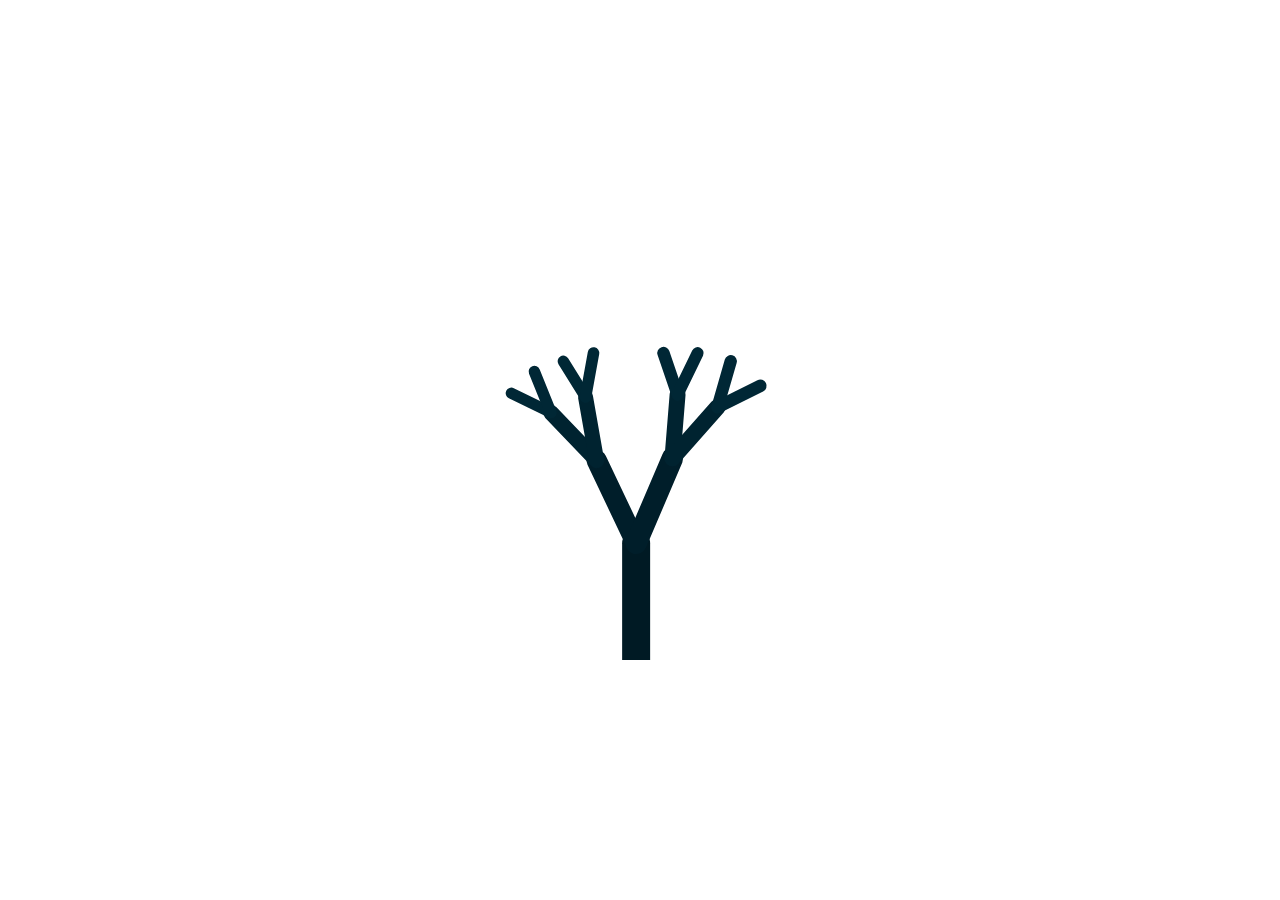
<file: organic_tree_simulation.html>
<!DOCTYPE html>
<html lang="en">
<head>
  <meta charset="UTF-8" />
  <meta name="viewport" content="width=device-width, initial-scale=1.0" />
  <title>LCJ Organic Tree — Life Changing Journey</title>
  <link rel="stylesheet" href="css/organic-tree.css" />
  <style>
    * { box-sizing: border-box; margin: 0; padding: 0; }
    html, body {
      background: transparent;
      min-height: 100vh;
    }
    body {
      display: flex;
      align-items: center;
      justify-content: center;
      padding: 1rem;
    }
    .demo-wrap {
      width: 100%;
      max-width: 920px;
    }
  </style>
</head>
<body>

<div class="demo-wrap">
  <lcj-organic-tree
    logo="assets/icon.png"
    pause-when-hidden="false"
    reduced-motion="false"
  ></lcj-organic-tree>
</div>

<script src="js/organic-tree.js"></script>
</body>
</html>
</file>
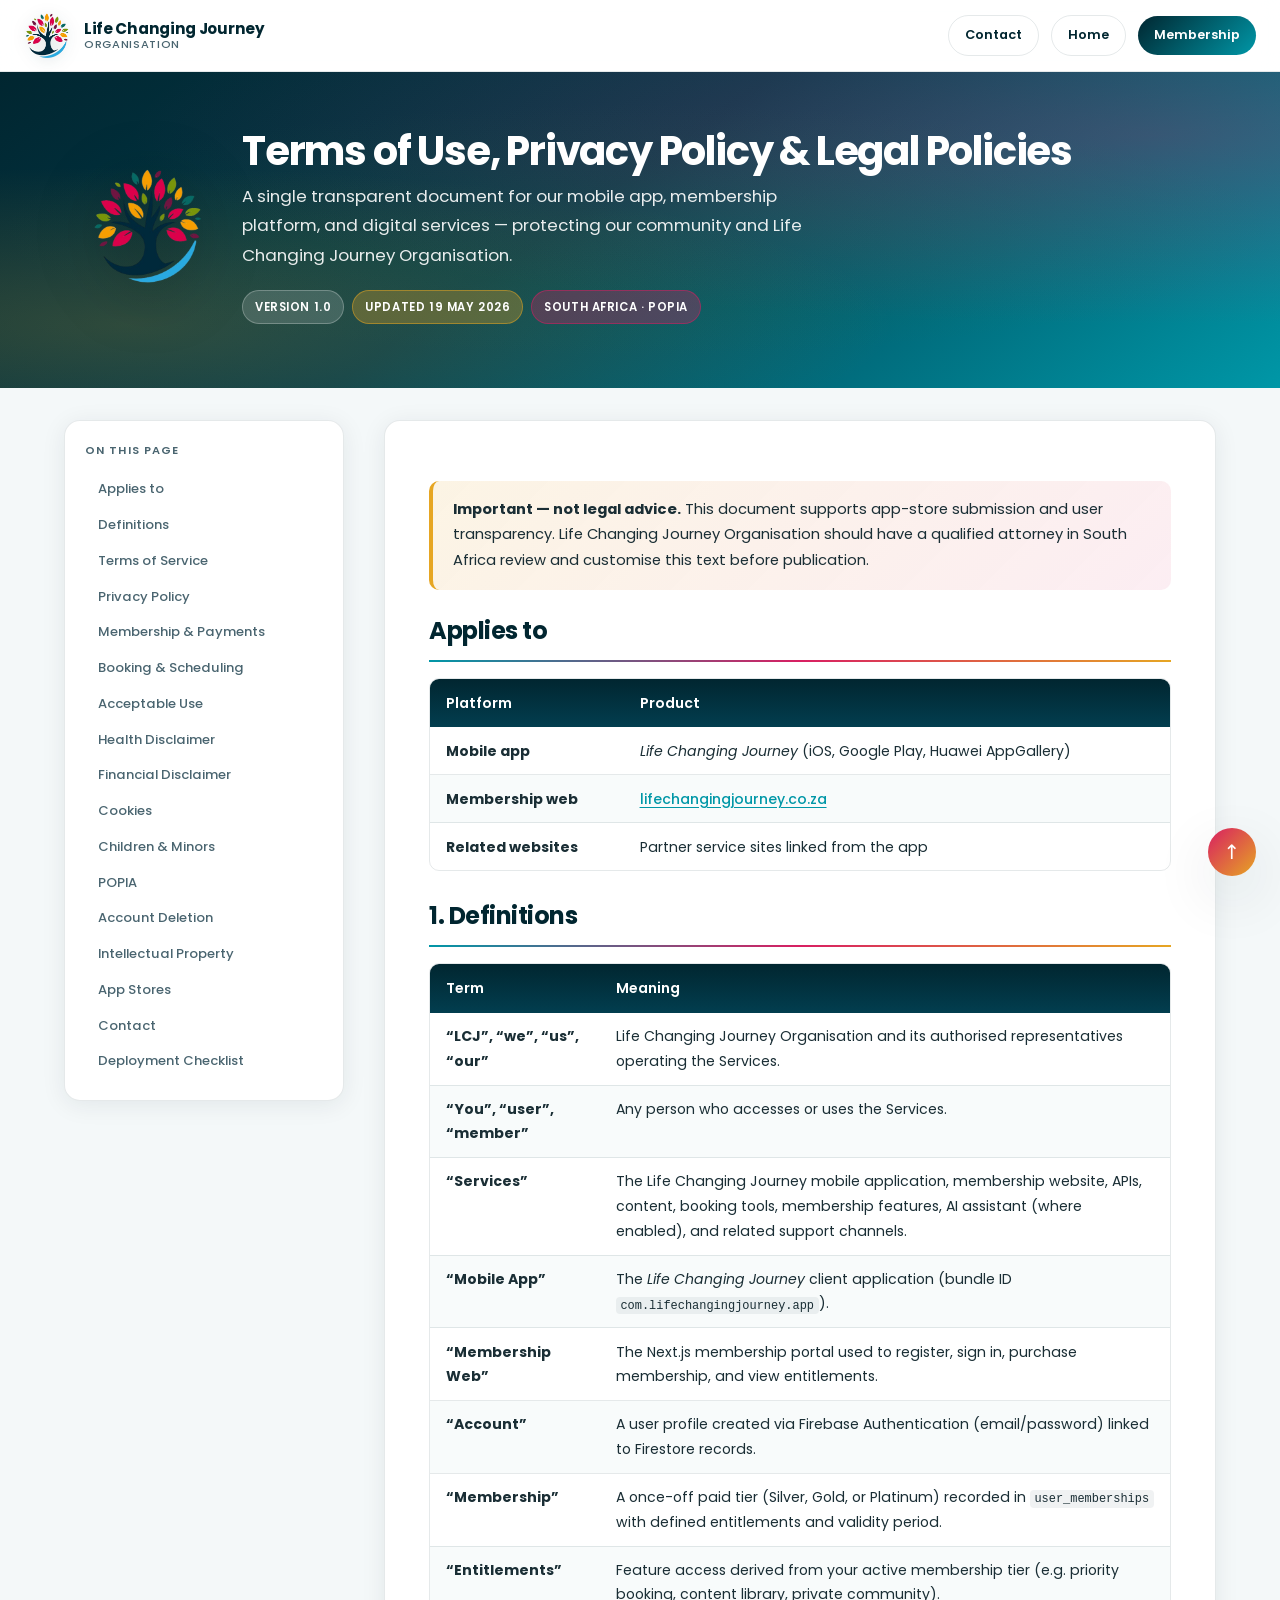
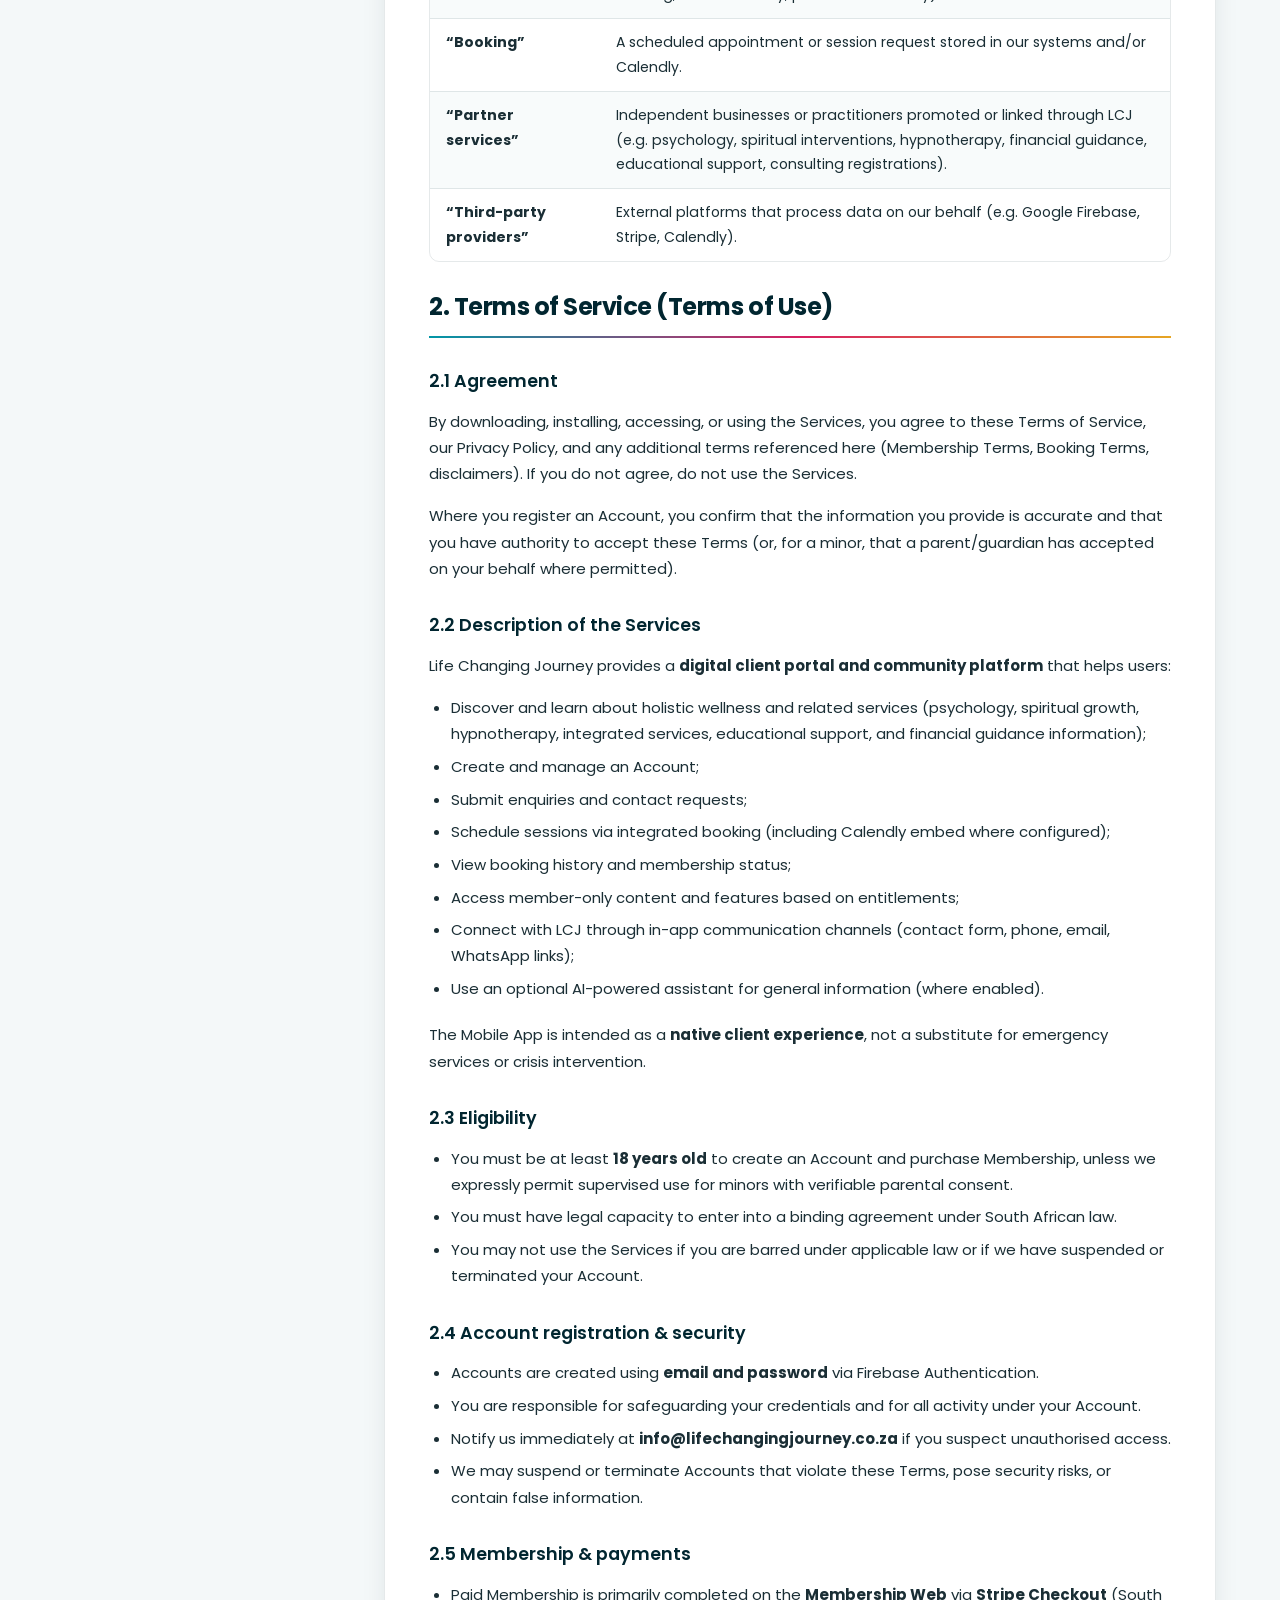
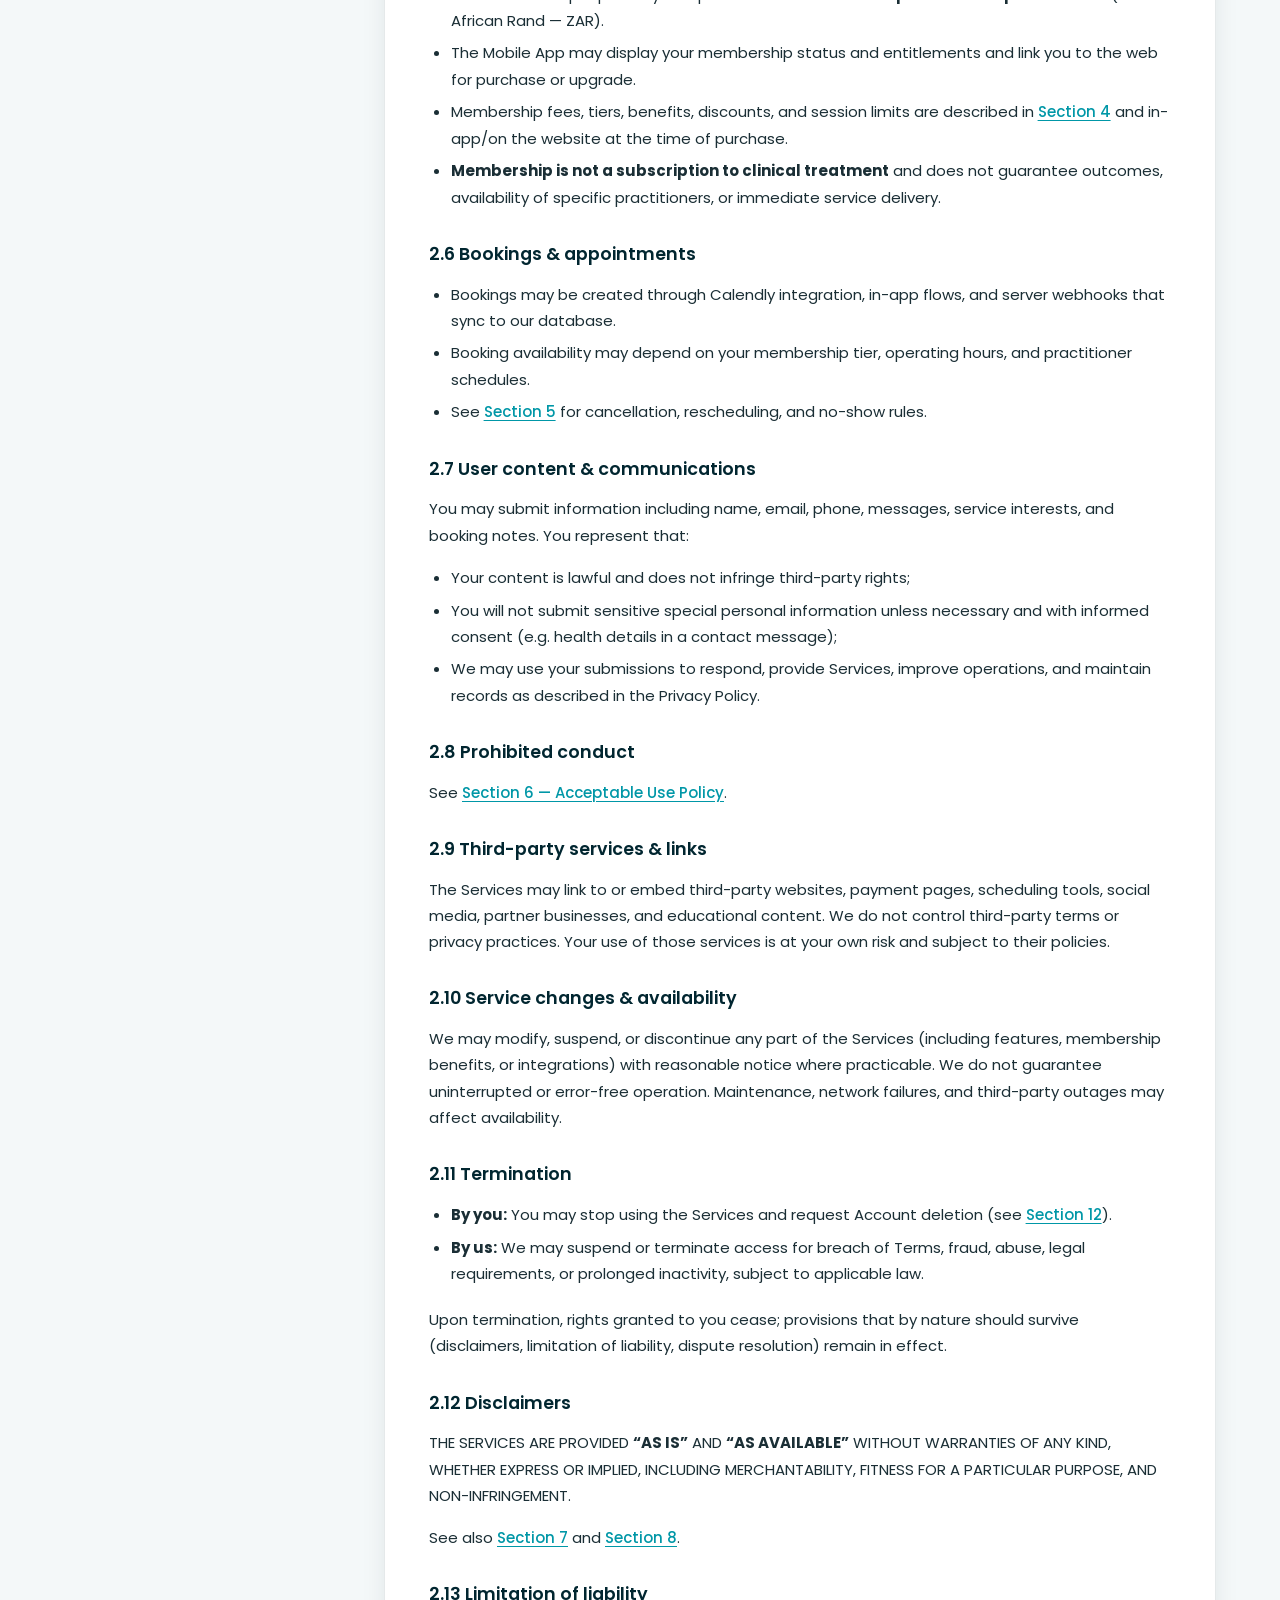
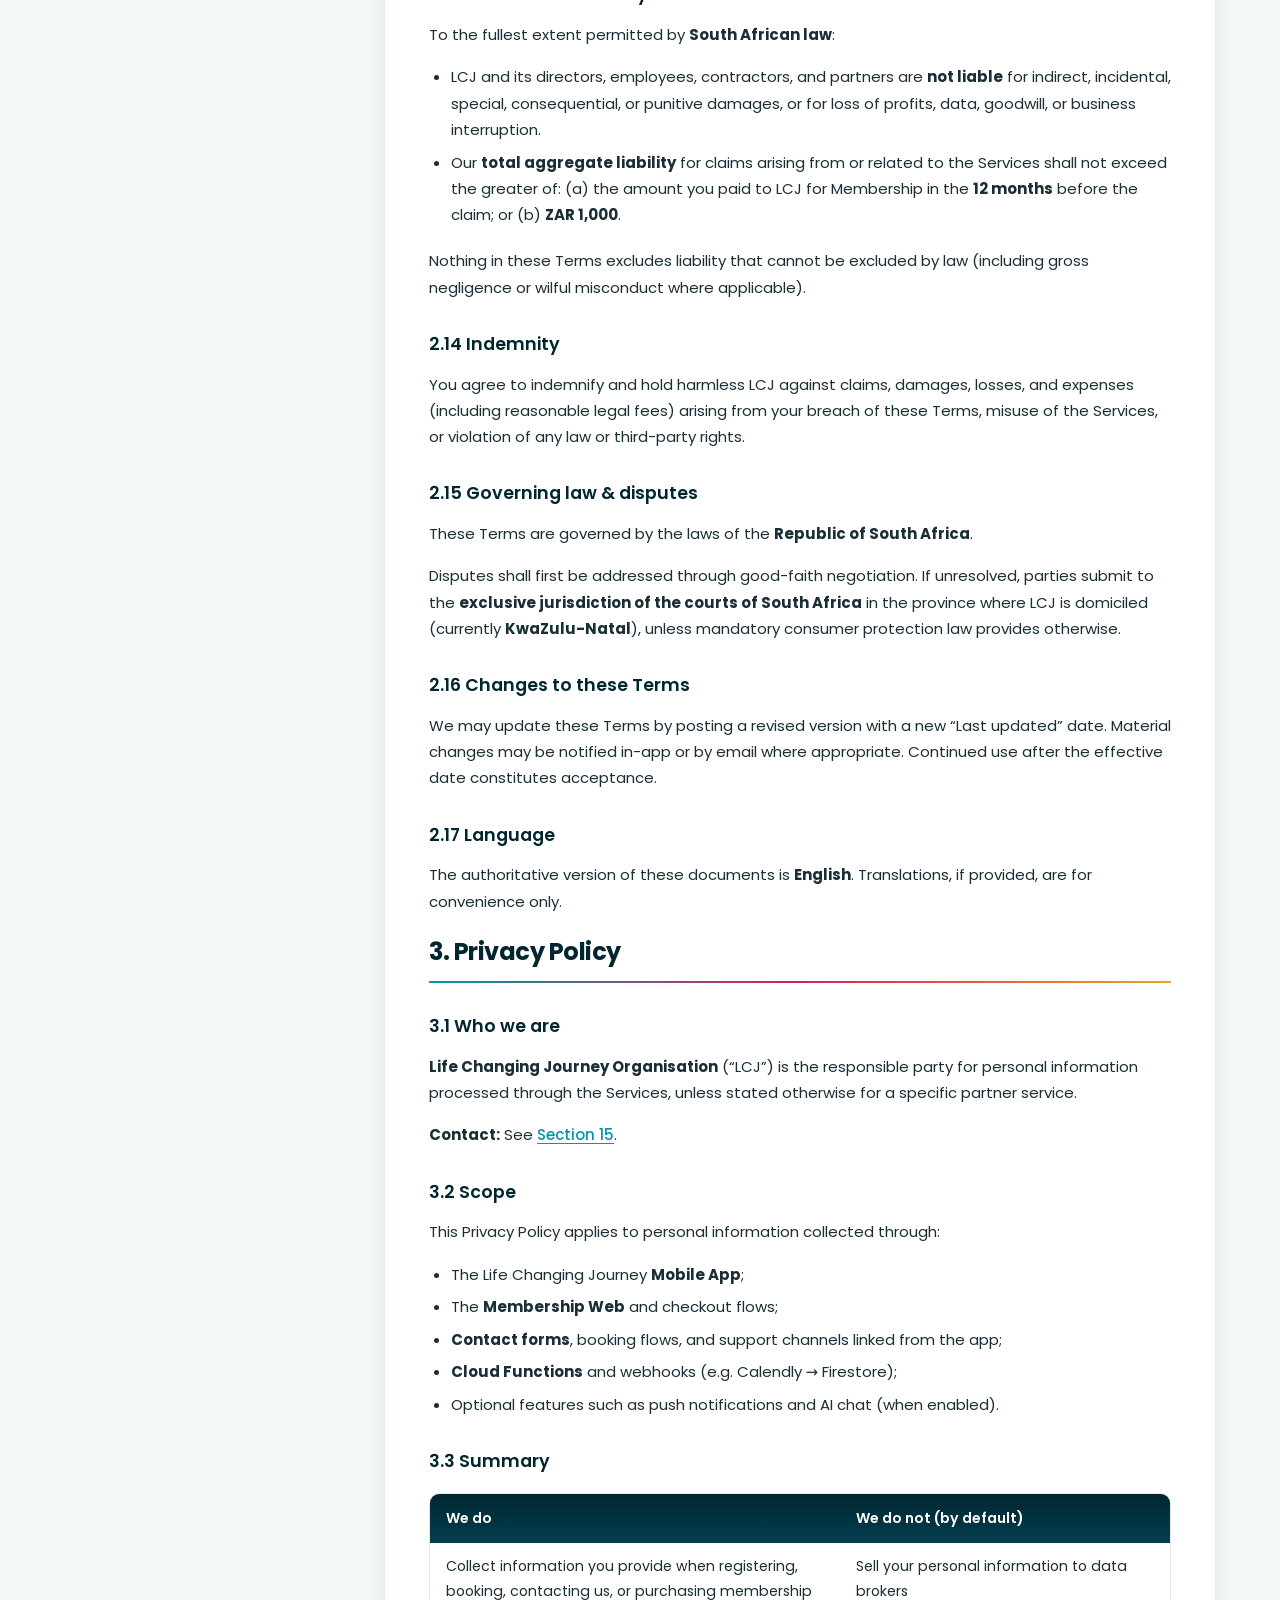
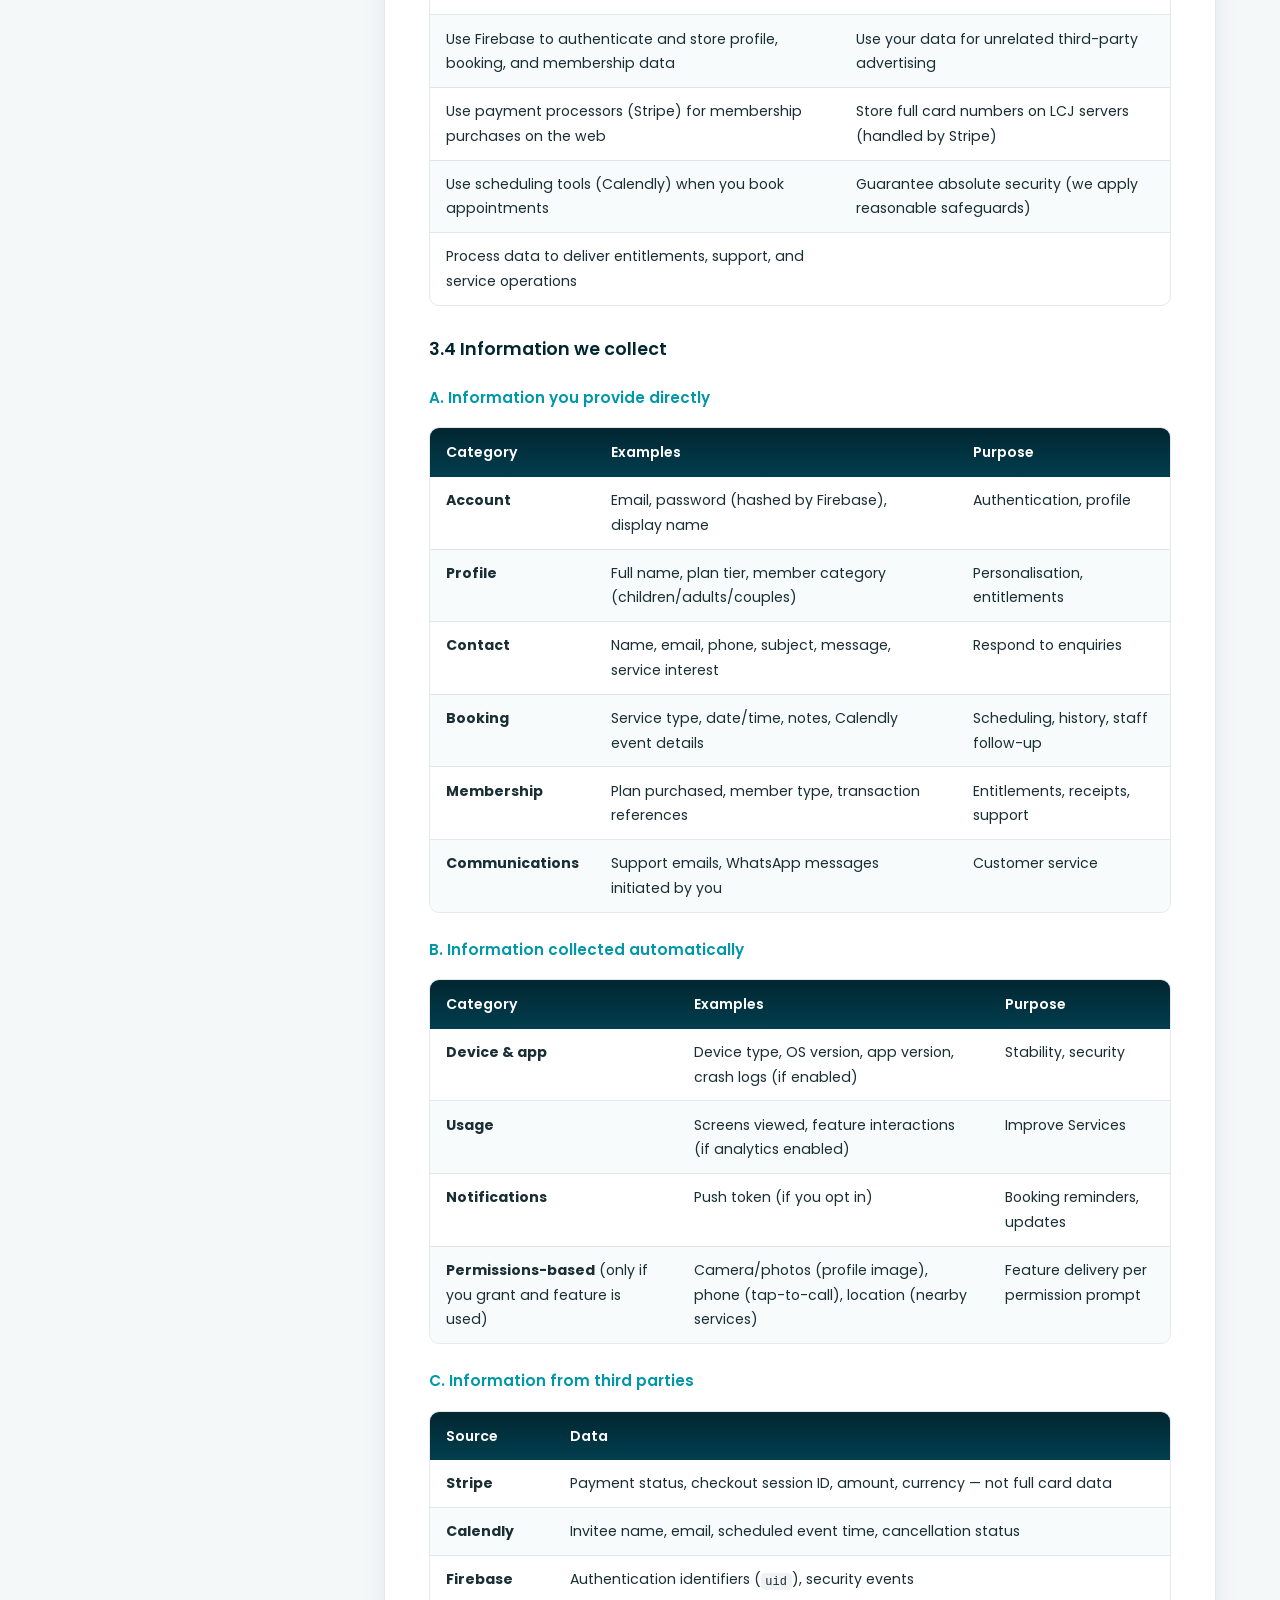
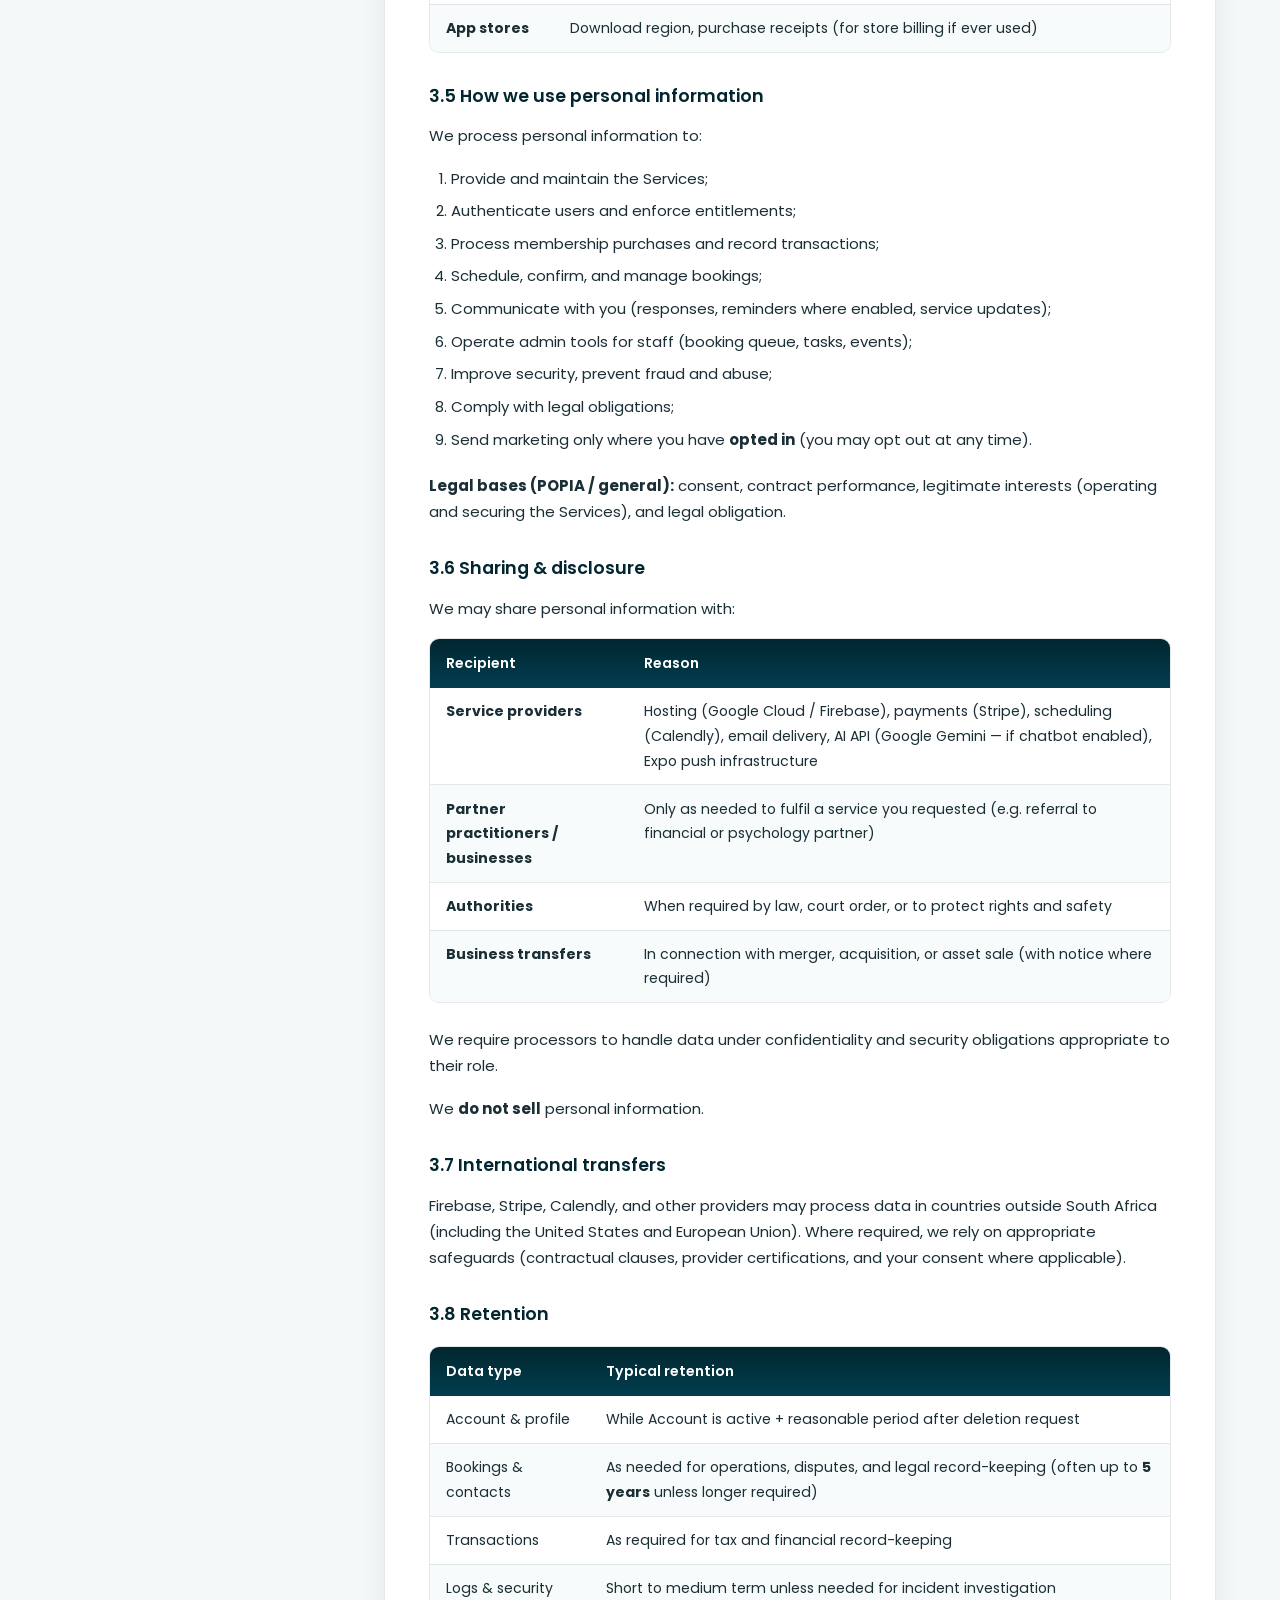
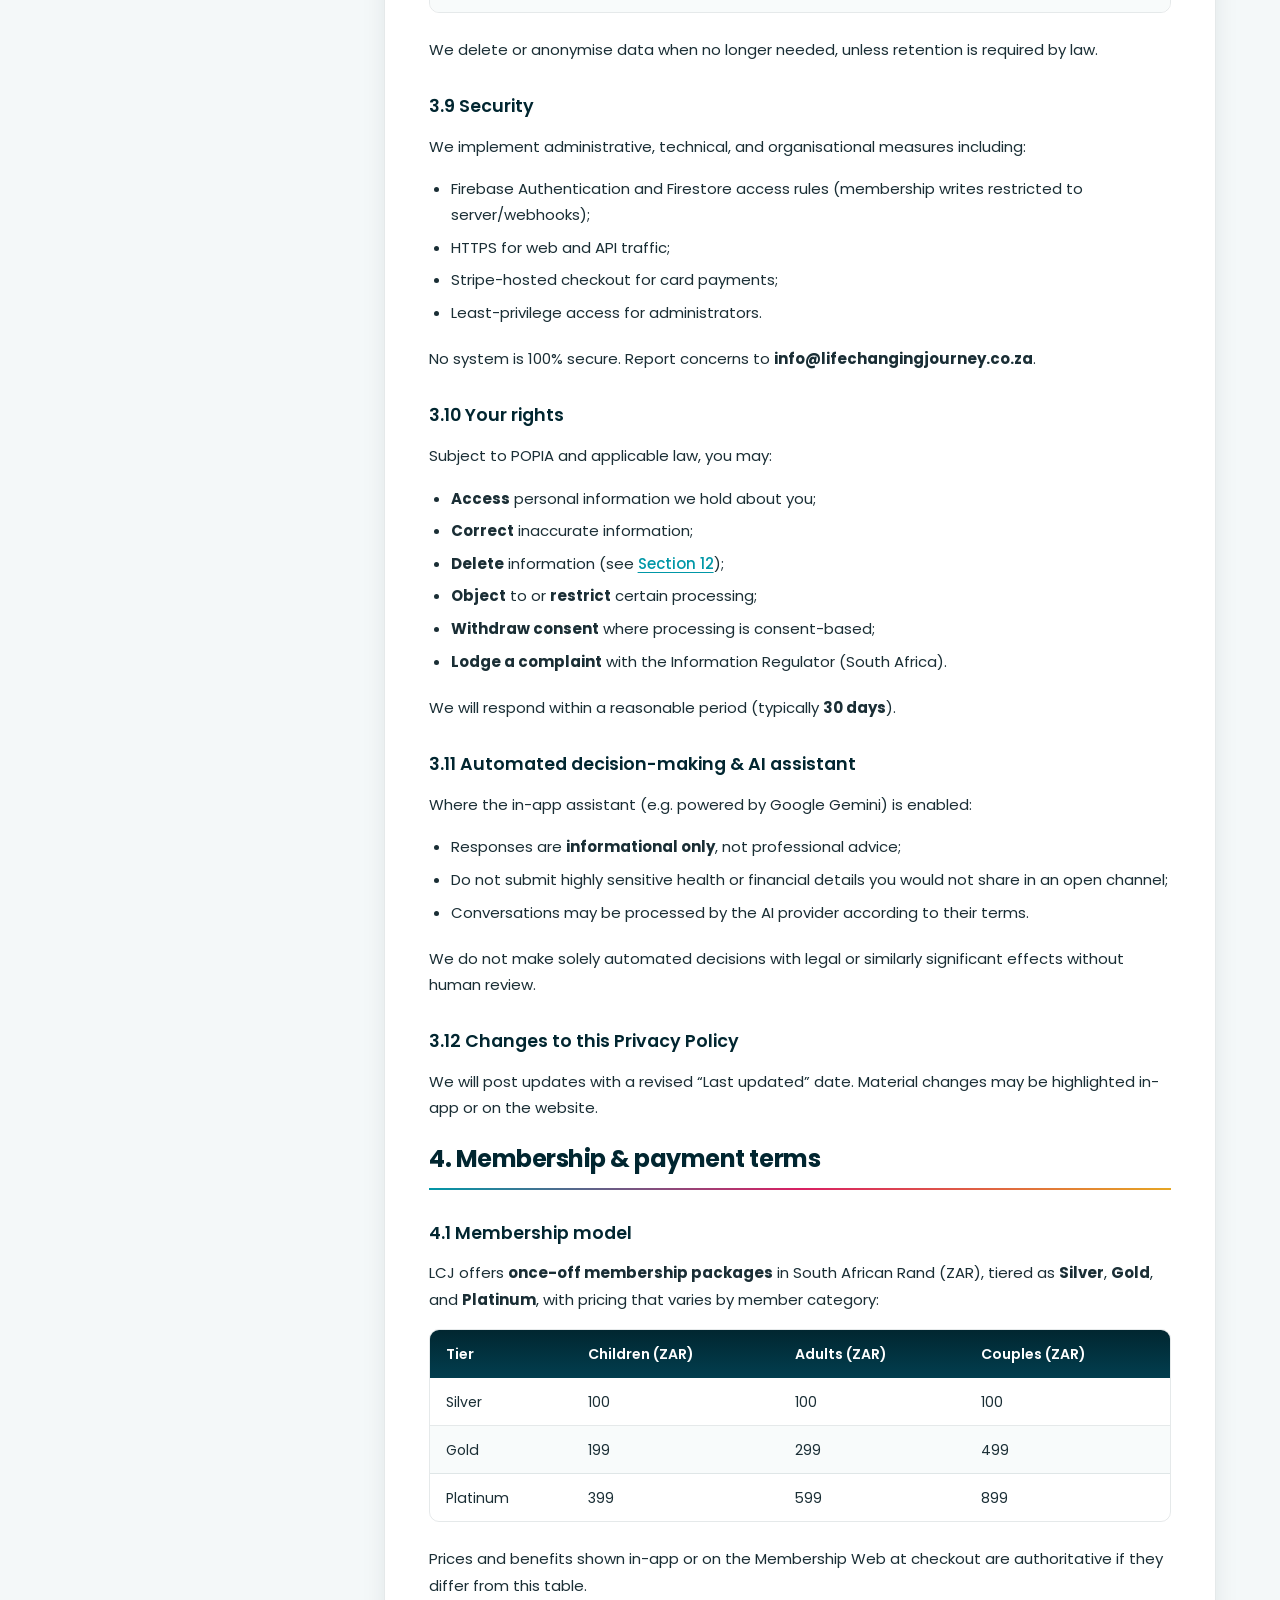
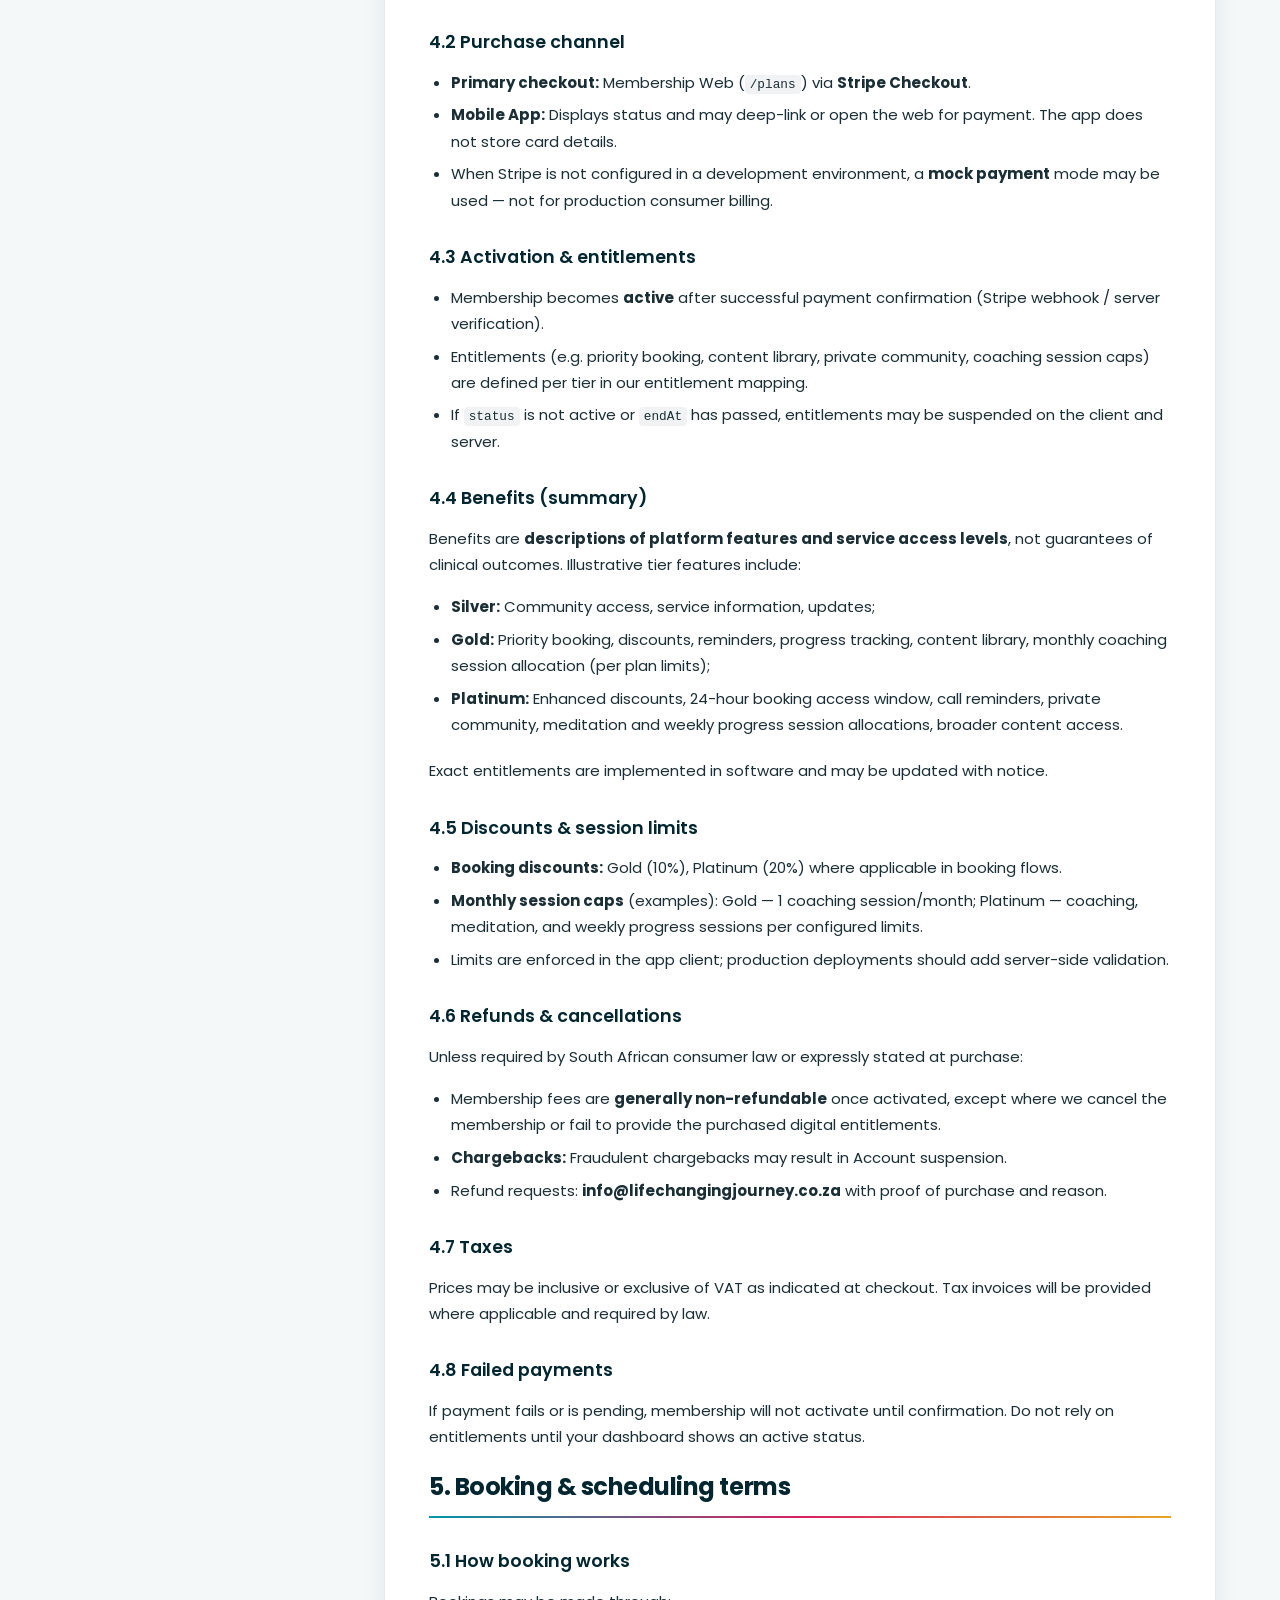
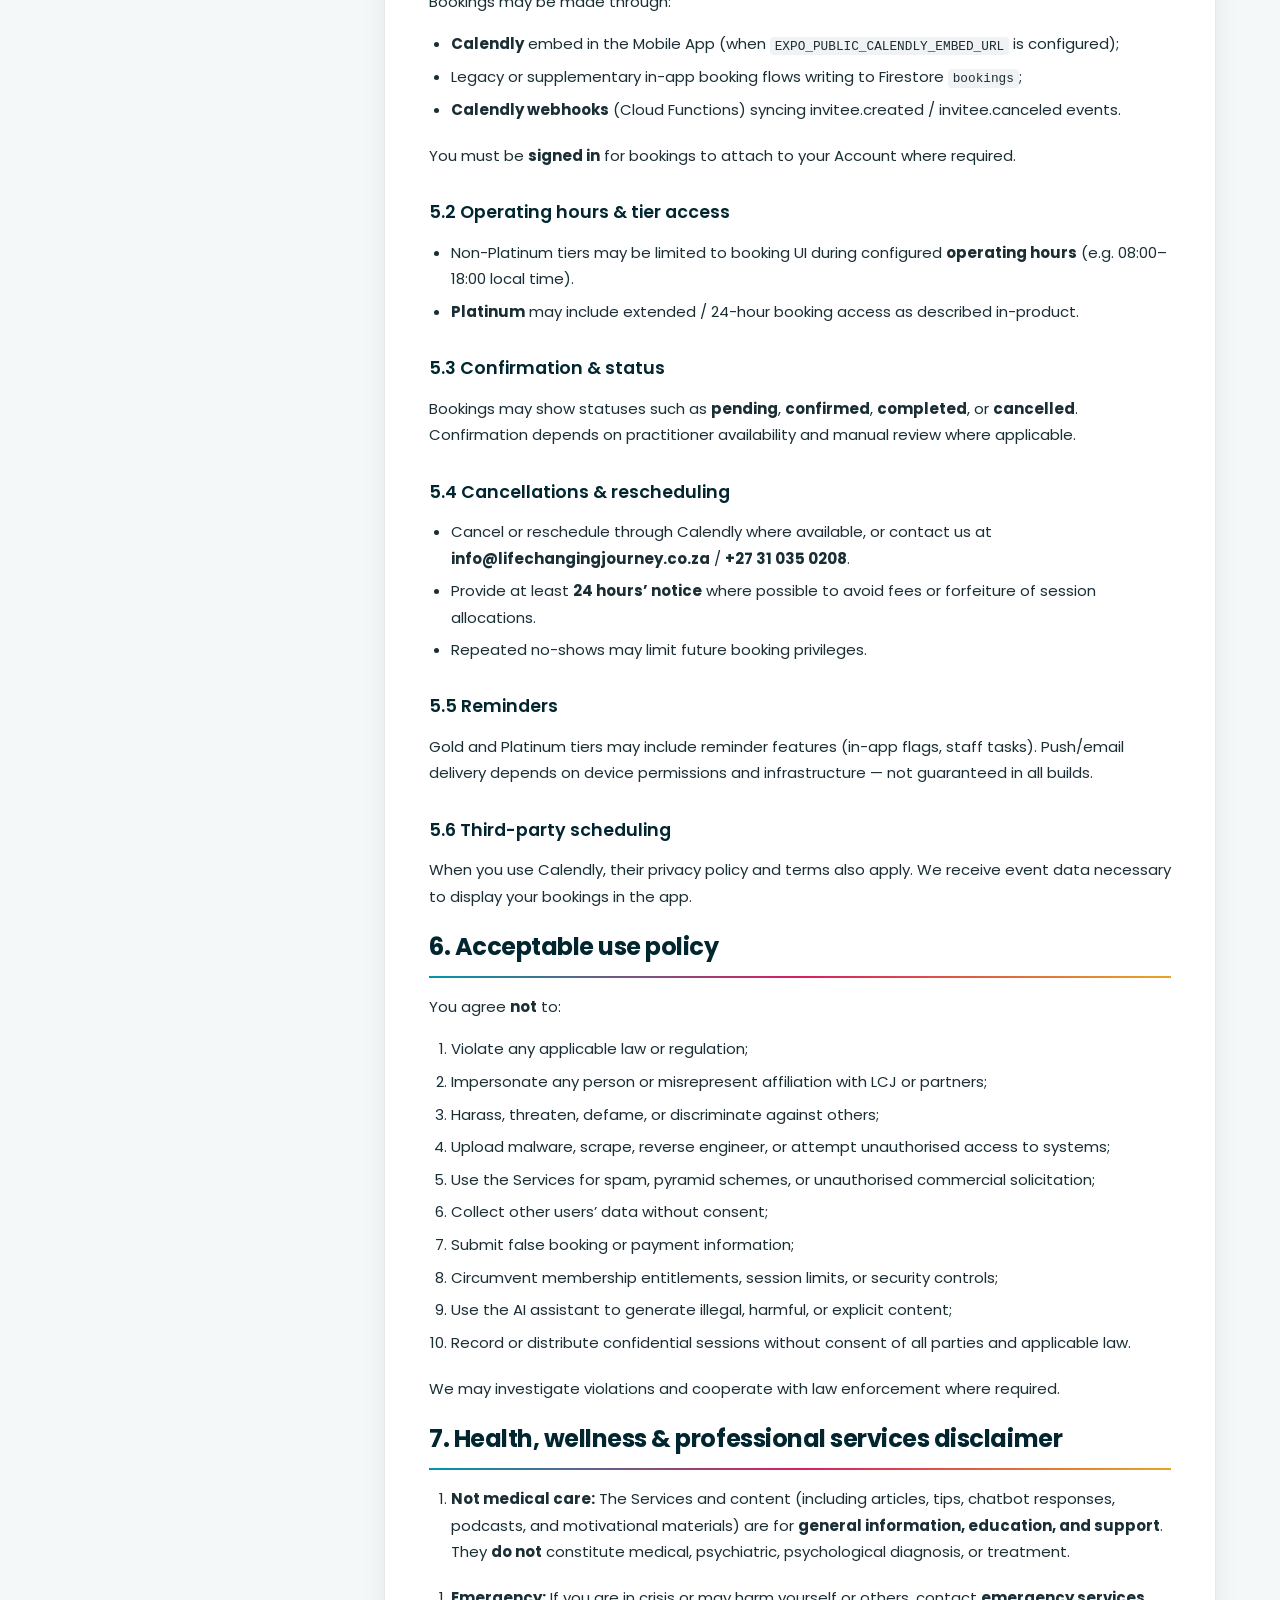
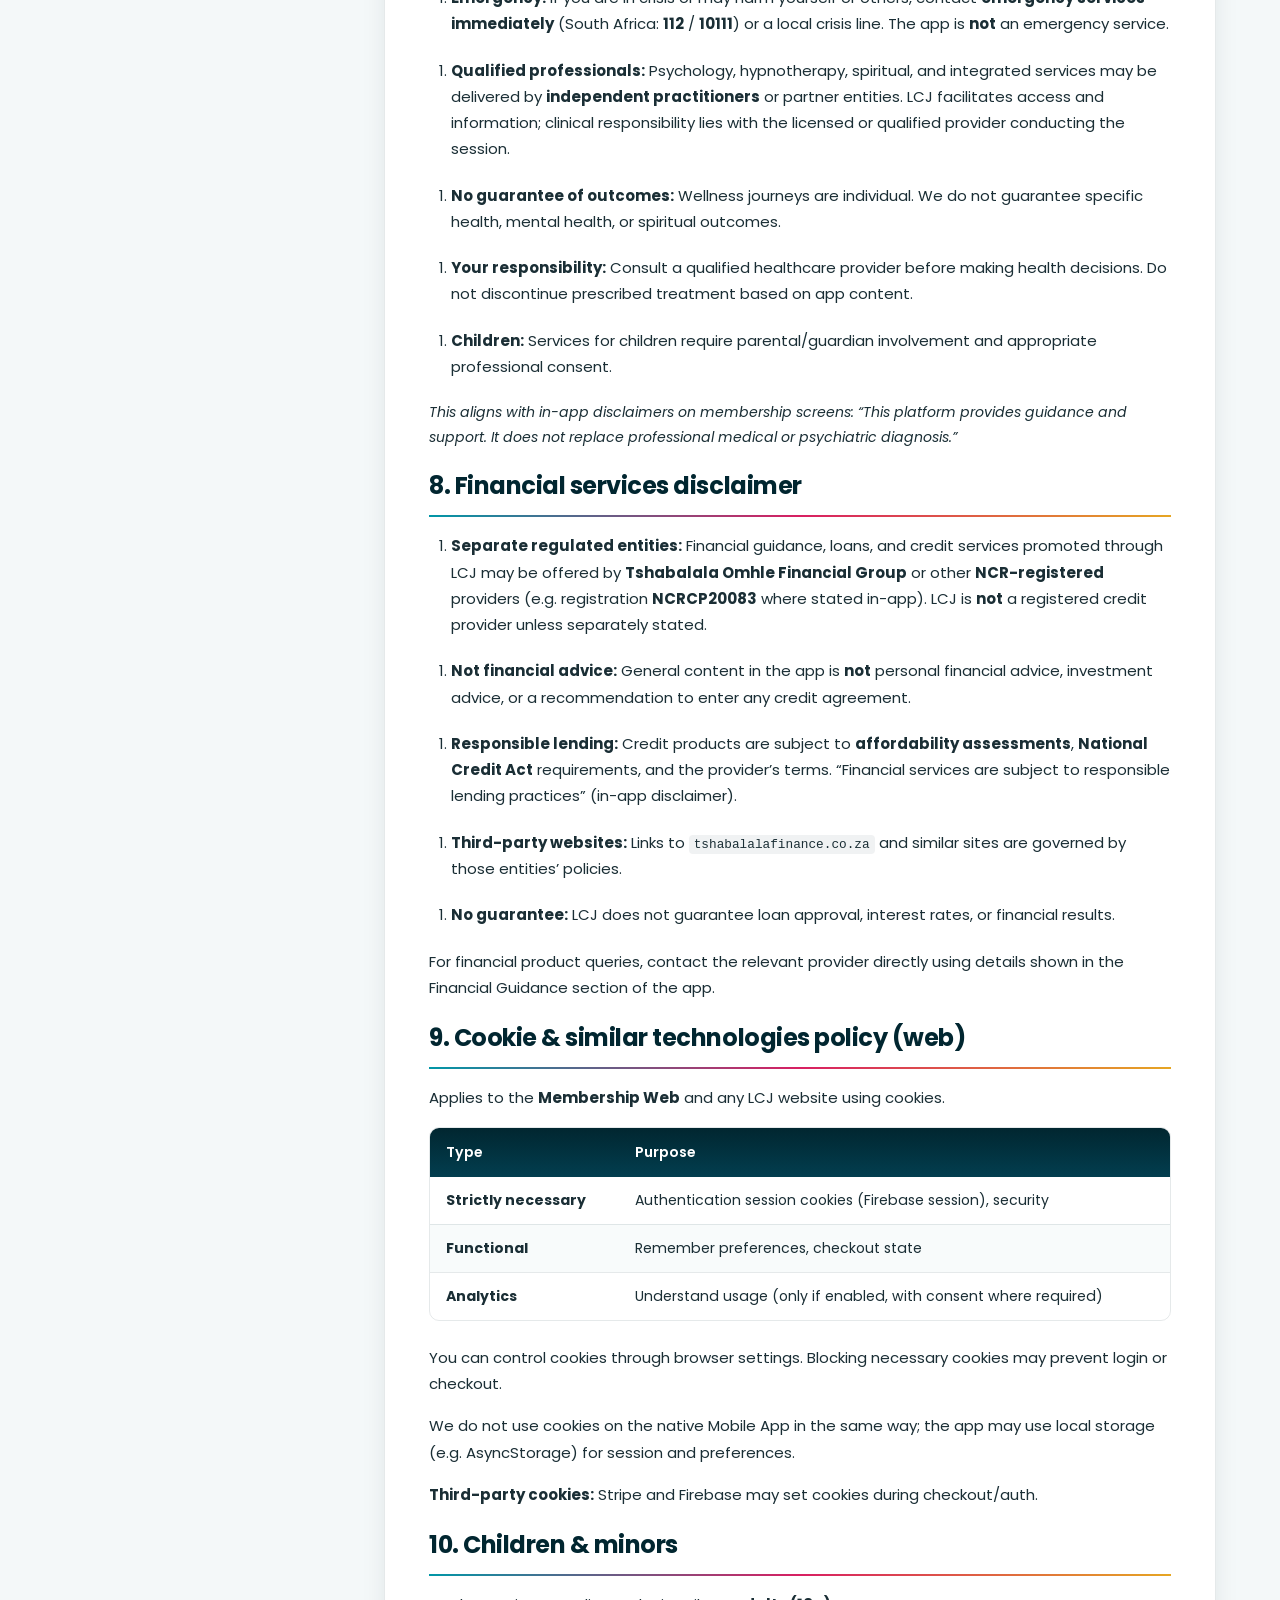
<file: terms-and-policies.html>
<!DOCTYPE html>
<!-- Standalone HTML — no JavaScript. All styles inline. Logo: assets/icon.png -->
<html lang="en">
<head>
  <meta charset="utf-8">
  <meta name="viewport" content="width=device-width, initial-scale=1">
  <meta name="description" content="Life Changing Journey — Terms of Use, Privacy Policy, and legal policies for our mobile app and membership platform.">
  <meta name="theme-color" content="#012630">
  <title>Terms &amp; Policies — Life Changing Journey</title>
  <link rel="icon" href="assets/favicon.png" type="image/png">
  <link rel="preconnect" href="https://fonts.googleapis.com">
  <link rel="preconnect" href="https://fonts.gstatic.com" crossorigin>
  <link href="https://fonts.googleapis.com/css2?family=Poppins:wght@300;400;500;600;700&family=Source+Serif+4:opsz,wght@8..60,400;8..60,600&display=swap" rel="stylesheet">
  <style>
    :root {
      --brand-dark: #012630;
      --brand-dark-2: #011a22;
      --brand-teal: #0097A7;
      --brand-pink: #D81F62;
      --brand-gold: #E6A623;
      --brand-green: #3A7F3D;
      --brand-maroon: #6B1636;
      --text: #1a2e35;
      --text-muted: #4a6570;
      --bg: #f4f8f9;
      --surface: #ffffff;
      --border: rgba(1, 38, 48, 0.1);
      --shadow: 0 4px 24px rgba(1, 38, 48, 0.08);
      --shadow-lg: 0 20px 60px rgba(1, 38, 48, 0.12);
      --radius: 16px;
      --radius-sm: 10px;
      --sidebar-w: 280px;
      --header-h: 72px;
      --font: 'Poppins', system-ui, sans-serif;
      --font-serif: 'Source Serif 4', Georgia, serif;
      --cursor-logo: url('assets/cursor-logo.png');
      --cursor-hotspot: 16 16;
    }

    *, *::before, *::after { box-sizing: border-box; }

    html,
    body,
    *,
    *::before,
    *::after {
      cursor: var(--cursor-logo) var(--cursor-hotspot), auto !important;
    }
    html { scroll-behavior: smooth; scroll-padding-top: calc(var(--header-h) + 24px); }
    body {
      margin: 0;
      font-family: var(--font);
      font-size: 15px;
      line-height: 1.75;
      color: var(--text);
      background: var(--bg);
      -webkit-font-smoothing: antialiased;
    }

    /* Header */
    .site-header {
      position: sticky;
      top: 0;
      z-index: 100;
      height: var(--header-h);
      background: rgba(255,255,255,0.92);
      backdrop-filter: blur(12px);
      border-bottom: 1px solid var(--border);
      display: flex;
      align-items: center;
      justify-content: space-between;
      padding: 0 1.5rem;
      gap: 1rem;
    }
    .brand {
      display: flex;
      align-items: center;
      gap: 0.75rem;
      text-decoration: none;
      color: var(--brand-dark);
    }
    .brand img {
      width: 48px;
      height: 48px;
      object-fit: contain;
      filter: drop-shadow(0 2px 8px rgba(1,38,48,0.15));
    }
    .brand-text { display: flex; flex-direction: column; line-height: 1.2; }
    .brand-text strong { font-size: 0.95rem; font-weight: 700; letter-spacing: -0.02em; }
    .brand-text span { font-size: 0.7rem; color: var(--text-muted); font-weight: 500; text-transform: uppercase; letter-spacing: 0.06em; }
    .header-actions { display: flex; align-items: center; gap: 0.75rem; }
    .header-actions a {
      font-size: 0.8rem;
      font-weight: 600;
      color: var(--brand-dark);
      text-decoration: none;
      padding: 0.5rem 1rem;
      border-radius: 999px;
      border: 1px solid var(--border);
      transition: all 0.2s;
    }
    .header-actions a:hover { background: var(--brand-dark); color: #fff; border-color: var(--brand-dark); }
    .header-actions a.primary {
      background: linear-gradient(135deg, var(--brand-dark), var(--brand-teal));
      color: #fff;
      border: none;
    }
    /* Hero */
    .hero {
      position: relative;
      overflow: hidden;
      background: linear-gradient(145deg, var(--brand-dark) 0%, #023e4f 45%, var(--brand-teal) 100%);
      color: #fff;
      padding: 3.5rem 1.5rem 4rem;
    }
    .hero::before {
      content: '';
      position: absolute;
      inset: 0;
      background:
        radial-gradient(ellipse 80% 60% at 90% 20%, rgba(216,31,98,0.25), transparent),
        radial-gradient(ellipse 60% 50% at 10% 80%, rgba(230,166,35,0.2), transparent),
        radial-gradient(ellipse 50% 40% at 50% 50%, rgba(58,127,61,0.15), transparent);
      pointer-events: none;
    }
    .hero-inner {
      position: relative;
      max-width: 1100px;
      margin: 0 auto;
      display: grid;
      grid-template-columns: auto 1fr;
      gap: 2rem;
      align-items: center;
    }
    .hero-logo {
      width: 120px;
      height: 120px;
      object-fit: contain;
      filter: drop-shadow(0 8px 32px rgba(0,0,0,0.3));
    }
    .hero h1 {
      font-family: var(--font);
      font-size: clamp(1.75rem, 4vw, 2.5rem);
      font-weight: 700;
      margin: 0 0 0.5rem;
      letter-spacing: -0.03em;
      line-height: 1.15;
    }
    .hero .subtitle {
      font-size: 1.05rem;
      opacity: 0.9;
      margin: 0 0 1.25rem;
      max-width: 36em;
      font-weight: 400;
    }
    .hero-meta {
      display: flex;
      flex-wrap: wrap;
      gap: 0.5rem;
    }
    .badge {
      display: inline-flex;
      align-items: center;
      gap: 0.35rem;
      font-size: 0.72rem;
      font-weight: 600;
      text-transform: uppercase;
      letter-spacing: 0.05em;
      padding: 0.35rem 0.75rem;
      border-radius: 999px;
      background: rgba(255,255,255,0.15);
      border: 1px solid rgba(255,255,255,0.25);
    }
    .badge.gold { background: rgba(230,166,35,0.3); border-color: rgba(230,166,35,0.5); }
    .badge.pink { background: rgba(216,31,98,0.3); border-color: rgba(216,31,98,0.5); }

    /* Layout */
    .layout {
      max-width: 1200px;
      margin: 0 auto;
      padding: 2rem 1.5rem 4rem;
      display: grid;
      grid-template-columns: var(--sidebar-w) 1fr;
      gap: 2.5rem;
      align-items: start;
    }

  .sidebar {
      position: sticky;
      top: calc(var(--header-h) + 1.5rem);
      background: var(--surface);
      border-radius: var(--radius);
      box-shadow: var(--shadow);
      border: 1px solid var(--border);
      padding: 1.25rem;
      max-height: calc(100vh - var(--header-h) - 3rem);
      overflow-y: auto;
    }
    .sidebar h2 {
      font-size: 0.7rem;
      text-transform: uppercase;
      letter-spacing: 0.1em;
      color: var(--text-muted);
      margin: 0 0 0.75rem;
      font-weight: 600;
    }
    .sidebar nav ul { list-style: none; margin: 0; padding: 0; }
    .sidebar nav li { margin: 0; }
    .sidebar nav a {
      display: block;
      padding: 0.4rem 0.6rem;
      font-size: 0.82rem;
      font-weight: 500;
      color: var(--text-muted);
      text-decoration: none;
      border-radius: var(--radius-sm);
      border-left: 3px solid transparent;
      transition: all 0.15s;
    }
    .sidebar nav a:hover {
      color: var(--brand-dark);
      background: rgba(0, 151, 167, 0.08);
      border-left-color: var(--brand-teal);
    }

    /* Mobile TOC — pure HTML <details>, no JavaScript */
    .toc-mobile { display: none; }
    .toc-mobile summary {
      cursor: pointer;
      font-size: 0.85rem;
      font-weight: 600;
      color: var(--brand-dark);
      padding: 0.75rem 1rem;
      list-style: none;
    }
    .toc-mobile summary::-webkit-details-marker { display: none; }
    .toc-mobile summary::after { content: ' ▾'; color: var(--brand-teal); }
    .toc-mobile[open] summary::after { content: ' ▴'; }

    .content {
      background: var(--surface);
      border-radius: var(--radius);
      box-shadow: var(--shadow);
      border: 1px solid var(--border);
      padding: 2.5rem 2.75rem;
      min-width: 0;
    }

    .content h2 {
      font-size: 1.5rem;
      font-weight: 700;
      color: var(--brand-dark);
      margin: 2.5rem 0 1rem;
      padding-bottom: 0.5rem;
      border-bottom: 2px solid transparent;
      border-image: linear-gradient(90deg, var(--brand-teal), var(--brand-pink), var(--brand-gold)) 1;
      letter-spacing: -0.02em;
    }
    .content h2:first-child { margin-top: 0; }
    .content h3 {
      font-size: 1.1rem;
      font-weight: 600;
      color: var(--brand-dark);
      margin: 1.75rem 0 0.75rem;
    }
    .content h4 {
      font-size: 0.95rem;
      font-weight: 600;
      color: var(--brand-teal);
      margin: 1.25rem 0 0.5rem;
    }
    .content p { margin: 0 0 1rem; color: var(--text); }
    .content a {
      color: var(--brand-teal);
      font-weight: 500;
      text-decoration: underline;
      text-underline-offset: 3px;
    }
    .content a:hover { color: var(--brand-pink); }
    .content code {
      font-size: 0.85em;
      background: rgba(1, 38, 48, 0.06);
      padding: 0.15em 0.4em;
      border-radius: 4px;
      font-family: ui-monospace, monospace;
    }
    .legal-list { margin: 0 0 1.25rem; padding-left: 1.35rem; }
    .legal-list li { margin-bottom: 0.4rem; }
    .checklist { list-style: none; padding: 0; margin: 0 0 1.5rem; }
    .checklist li {
      position: relative;
      padding: 0.65rem 0.65rem 0.65rem 2.25rem;
      margin-bottom: 0.5rem;
      background: var(--bg);
      border-radius: var(--radius-sm);
      border: 1px solid var(--border);
      font-size: 0.9rem;
    }
    .checklist li::before {
      content: '';
      position: absolute;
      left: 0.75rem;
      top: 50%;
      transform: translateY(-50%);
      width: 14px;
      height: 14px;
      border: 2px solid var(--brand-teal);
      border-radius: 3px;
    }

    .table-wrap { display: block; overflow-x: auto; margin: 1rem 0 1.5rem; border-radius: var(--radius-sm); border: 1px solid var(--border); }
    table {
      width: 100%;
      border-collapse: collapse;
      font-size: 0.88rem;
    }
    th {
      background: linear-gradient(180deg, var(--brand-dark), #023e4f);
      color: #fff;
      font-weight: 600;
      text-align: left;
      padding: 0.75rem 1rem;
      white-space: nowrap;
    }
    td {
      padding: 0.7rem 1rem;
      border-bottom: 1px solid var(--border);
      vertical-align: top;
    }
    tr:last-child td { border-bottom: none; }
    tr:nth-child(even) td { background: rgba(244, 248, 249, 0.6); }

    .callout {
      border-radius: var(--radius-sm);
      padding: 1rem 1.25rem;
      margin: 1.25rem 0;
      border-left: 4px solid;
    }
    .callout-warning {
      background: linear-gradient(135deg, rgba(230,166,35,0.12), rgba(216,31,98,0.08));
      border-left-color: var(--brand-gold);
    }
    .callout p { margin: 0; font-size: 0.92rem; }
    .fine-print { font-size: 0.88rem; color: var(--text-muted); font-style: italic; }

    .legal-section { scroll-margin-top: calc(var(--header-h) + 24px); }

    /* Footer */
    .site-footer {
      background: var(--brand-dark);
      color: rgba(255,255,255,0.85);
      padding: 2.5rem 1.5rem;
      margin-top: 2rem;
    }
    .footer-inner {
      max-width: 1100px;
      margin: 0 auto;
      display: flex;
      flex-wrap: wrap;
      align-items: center;
      justify-content: space-between;
      gap: 1.5rem;
    }
    .footer-brand {
      display: flex;
      align-items: center;
      gap: 1rem;
    }
    .footer-brand img {
      width: 56px;
      height: 56px;
      object-fit: contain;
    }
    .footer-brand div strong { display: block; color: #fff; font-size: 1rem; }
    .footer-brand div span { font-size: 0.8rem; opacity: 0.75; }
    .footer-links {
      display: flex;
      flex-wrap: wrap;
      gap: 1.25rem;
    }
    .footer-links a {
      color: rgba(255,255,255,0.9);
      text-decoration: none;
      font-size: 0.85rem;
      font-weight: 500;
    }
    .footer-links a:hover { color: var(--brand-gold); }
    .footer-copy {
      width: 100%;
      text-align: center;
      padding-top: 1.5rem;
      margin-top: 0.5rem;
      border-top: 1px solid rgba(255,255,255,0.15);
      font-size: 0.8rem;
      opacity: 0.7;
    }

    .back-top {
      position: fixed;
      bottom: 1.5rem;
      right: 1.5rem;
      width: 48px;
      height: 48px;
      border-radius: 50%;
      background: linear-gradient(135deg, var(--brand-pink), var(--brand-gold));
      color: #fff;
      text-decoration: none;
      display: flex;
      align-items: center;
      justify-content: center;
      box-shadow: var(--shadow-lg);
      font-size: 1.25rem;
      z-index: 50;
      transition: transform 0.2s;
    }
    .back-top:hover { transform: translateY(-3px); color: #fff; }

    @media (max-width: 900px) {
      .layout { grid-template-columns: 1fr; }
      .sidebar-desktop { display: none; }
      .toc-mobile {
        display: block;
        background: var(--surface);
        border-radius: var(--radius);
        box-shadow: var(--shadow);
        border: 1px solid var(--border);
        margin-bottom: 1.25rem;
      }
      .toc-mobile nav { padding: 0 1rem 1rem; }
      .hero-inner { grid-template-columns: 1fr; text-align: center; justify-items: center; }
      .content { padding: 1.5rem 1.25rem; }
    }

    @media print {
      .site-header, .sidebar, .toc-mobile, .back-top, .header-actions { display: none !important; }
      .hero { background: var(--brand-dark) !important; -webkit-print-color-adjust: exact; print-color-adjust: exact; }
      .layout { display: block; padding: 0; }
      .content { box-shadow: none; border: none; }
      .legal-section { page-break-inside: avoid; }
    }
  </style>
</head>
<body id="top">
  <header class="site-header">
    <a class="brand" href="index.html">
      <img src="assets/icon.png" alt="Life Changing Journey logo" width="48" height="48">
      <span class="brand-text">
        <strong>Life Changing Journey</strong>
        <span>Organisation</span>
      </span>
    </a>
    <div class="header-actions">
      <a href="index.html#contact">Contact</a>
      <a href="index.html">Home</a>
      <a class="primary" href="https://www.lifechangingjourney.co.za/plans" target="_blank" rel="noopener">Membership</a>
    </div>
  </header>

  <section class="hero">
    <div class="hero-inner">
      <img class="hero-logo" src="assets/icon.png" alt="Life Changing Journey — tree logo with multicoloured leaves">
      <div>
        <h1>Terms of Use, Privacy Policy &amp; Legal Policies</h1>
        <p class="subtitle">A single transparent document for our mobile app, membership platform, and digital services — protecting our community and Life Changing Journey Organisation.</p>
        <div class="hero-meta">
          <span class="badge">Version 1.0</span>
          <span class="badge gold">Updated 19 May 2026</span>
          <span class="badge pink">South Africa · POPIA</span>
        </div>
      </div>
    </div>
  </section>

  <div class="layout">
    <details class="toc-mobile">
      <summary>Jump to section</summary>
      <nav aria-label="Table of contents (mobile)">
        <ul>
          <li><a href="#applies-to">Applies to</a></li>
          <li><a href="#1-definitions">Definitions</a></li>
          <li><a href="#2-terms-of-service-terms-of-use">Terms of Service</a></li>
          <li><a href="#3-privacy-policy">Privacy Policy</a></li>
          <li><a href="#4-membership-payment-terms">Membership &amp; Payments</a></li>
          <li><a href="#5-booking-scheduling-terms">Booking &amp; Scheduling</a></li>
          <li><a href="#6-acceptable-use-policy">Acceptable Use</a></li>
          <li><a href="#7-health-wellness-professional-services-disclaimer">Health Disclaimer</a></li>
          <li><a href="#8-financial-services-disclaimer">Financial Disclaimer</a></li>
          <li><a href="#9-cookie-similar-technologies-policy-web">Cookies</a></li>
          <li><a href="#10-children-minors">Children &amp; Minors</a></li>
          <li><a href="#11-protection-of-personal-information-act-popia">POPIA</a></li>
          <li><a href="#12-account-deletion-data-requests">Account Deletion</a></li>
          <li><a href="#13-intellectual-property">Intellectual Property</a></li>
          <li><a href="#14-app-store-platform-notices">App Stores</a></li>
          <li><a href="#15-contact-data-controller">Contact</a></li>
          <li><a href="#16-publication-checklist-for-store-deployment">Deployment Checklist</a></li>
        </ul>
      </nav>
    </details>

    <aside class="sidebar sidebar-desktop">
      <h2>On this page</h2>
      <nav aria-label="Table of contents">
        <ul>
          <li><a href="#applies-to">Applies to</a></li>
          <li><a href="#1-definitions">Definitions</a></li>
          <li><a href="#2-terms-of-service-terms-of-use">Terms of Service</a></li>
          <li><a href="#3-privacy-policy">Privacy Policy</a></li>
          <li><a href="#4-membership-payment-terms">Membership &amp; Payments</a></li>
          <li><a href="#5-booking-scheduling-terms">Booking &amp; Scheduling</a></li>
          <li><a href="#6-acceptable-use-policy">Acceptable Use</a></li>
          <li><a href="#7-health-wellness-professional-services-disclaimer">Health Disclaimer</a></li>
          <li><a href="#8-financial-services-disclaimer">Financial Disclaimer</a></li>
          <li><a href="#9-cookie-similar-technologies-policy-web">Cookies</a></li>
          <li><a href="#10-children-minors">Children &amp; Minors</a></li>
          <li><a href="#11-protection-of-personal-information-act-popia">POPIA</a></li>
          <li><a href="#12-account-deletion-data-requests">Account Deletion</a></li>
          <li><a href="#13-intellectual-property">Intellectual Property</a></li>
          <li><a href="#14-app-store-platform-notices">App Stores</a></li>
          <li><a href="#15-contact-data-controller">Contact</a></li>
          <li><a href="#16-publication-checklist-for-store-deployment">Deployment Checklist</a></li>
        </ul>
      </nav>
    </aside>

    <main class="content">
      <aside class="callout callout-warning">
        <p><strong>Important — not legal advice.</strong> This document supports app-store submission and user transparency. Life Changing Journey Organisation should have a qualified attorney in South Africa review and customise this text before publication.</p>
      </aside>

      <section class="legal-section" id="applies-to">
        <h2>Applies to</h2>
        <div class="table-wrap">
          <table>
            <thead><tr><th>Platform</th><th>Product</th></tr></thead>
            <tbody>
              <tr><td><strong>Mobile app</strong></td><td><em>Life Changing Journey</em> (iOS, Google Play, Huawei AppGallery)</td></tr>
              <tr><td><strong>Membership web</strong></td><td><a href="https://www.lifechangingjourney.co.za" target="_blank" rel="noopener">lifechangingjourney.co.za</a></td></tr>
              <tr><td><strong>Related websites</strong></td><td>Partner service sites linked from the app</td></tr>
            </tbody>
          </table>
        </div>
      </section>

      <section class="legal-section" id="1-definitions"><h2>1. Definitions</h2>
<div class="table-wrap"><table><thead><tr><th>Term</th><th>Meaning</th></tr></thead><tbody><tr><td><strong>“LCJ”, “we”, “us”, “our”</strong></td><td>Life Changing Journey Organisation and its authorised representatives operating the Services.</td></tr><tr><td><strong>“You”, “user”, “member”</strong></td><td>Any person who accesses or uses the Services.</td></tr><tr><td><strong>“Services”</strong></td><td>The Life Changing Journey mobile application, membership website, APIs, content, booking tools, membership features, AI assistant (where enabled), and related support channels.</td></tr><tr><td><strong>“Mobile App”</strong></td><td>The <em>Life Changing Journey</em> client application (bundle ID <code>com.lifechangingjourney.app</code>).</td></tr><tr><td><strong>“Membership Web”</strong></td><td>The Next.js membership portal used to register, sign in, purchase membership, and view entitlements.</td></tr><tr><td><strong>“Account”</strong></td><td>A user profile created via Firebase Authentication (email/password) linked to Firestore records.</td></tr><tr><td><strong>“Membership”</strong></td><td>A once-off paid tier (Silver, Gold, or Platinum) recorded in <code>user_memberships</code> with defined entitlements and validity period.</td></tr><tr><td><strong>“Entitlements”</strong></td><td>Feature access derived from your active membership tier (e.g. priority booking, content library, private community).</td></tr><tr><td><strong>“Booking”</strong></td><td>A scheduled appointment or session request stored in our systems and/or Calendly.</td></tr><tr><td><strong>“Partner services”</strong></td><td>Independent businesses or practitioners promoted or linked through LCJ (e.g. psychology, spiritual interventions, hypnotherapy, financial guidance, educational support, consulting registrations).</td></tr><tr><td><strong>“Third-party providers”</strong></td><td>External platforms that process data on our behalf (e.g. Google Firebase, Stripe, Calendly).</td></tr></tbody></table></div>
</section>
<section class="legal-section" id="2-terms-of-service-terms-of-use"><h2>2. Terms of Service (Terms of Use)</h2>
<h3>2.1 Agreement</h3>
<p>By downloading, installing, accessing, or using the Services, you agree to these Terms of Service, our Privacy Policy, and any additional terms referenced here (Membership Terms, Booking Terms, disclaimers). If you do not agree, do not use the Services.</p>
<p>Where you register an Account, you confirm that the information you provide is accurate and that you have authority to accept these Terms (or, for a minor, that a parent/guardian has accepted on your behalf where permitted).</p>
<h3>2.2 Description of the Services</h3>
<p>Life Changing Journey provides a <strong>digital client portal and community platform</strong> that helps users:</p>
<ul class="legal-list">
<li>Discover and learn about holistic wellness and related services (psychology, spiritual growth, hypnotherapy, integrated services, educational support, and financial guidance information);</li>
<li>Create and manage an Account;</li>
<li>Submit enquiries and contact requests;</li>
<li>Schedule sessions via integrated booking (including Calendly embed where configured);</li>
<li>View booking history and membership status;</li>
<li>Access member-only content and features based on entitlements;</li>
<li>Connect with LCJ through in-app communication channels (contact form, phone, email, WhatsApp links);</li>
<li>Use an optional AI-powered assistant for general information (where enabled).</li>
</ul>
<p>The Mobile App is intended as a <strong>native client experience</strong>, not a substitute for emergency services or crisis intervention.</p>
<h3>2.3 Eligibility</h3>
<ul class="legal-list">
<li>You must be at least <strong>18 years old</strong> to create an Account and purchase Membership, unless we expressly permit supervised use for minors with verifiable parental consent.</li>
<li>You must have legal capacity to enter into a binding agreement under South African law.</li>
<li>You may not use the Services if you are barred under applicable law or if we have suspended or terminated your Account.</li>
</ul>
<h3>2.4 Account registration &amp; security</h3>
<ul class="legal-list">
<li>Accounts are created using <strong>email and password</strong> via Firebase Authentication.</li>
<li>You are responsible for safeguarding your credentials and for all activity under your Account.</li>
<li>Notify us immediately at <strong>info@lifechangingjourney.co.za</strong> if you suspect unauthorised access.</li>
<li>We may suspend or terminate Accounts that violate these Terms, pose security risks, or contain false information.</li>
</ul>
<h3>2.5 Membership &amp; payments</h3>
<ul class="legal-list">
<li>Paid Membership is primarily completed on the <strong>Membership Web</strong> via <strong>Stripe Checkout</strong> (South African Rand — ZAR).</li>
<li>The Mobile App may display your membership status and entitlements and link you to the web for purchase or upgrade.</li>
<li>Membership fees, tiers, benefits, discounts, and session limits are described in <a href="#4-membership--payment-terms">Section 4</a> and in-app/on the website at the time of purchase.</li>
<li><strong>Membership is not a subscription to clinical treatment</strong> and does not guarantee outcomes, availability of specific practitioners, or immediate service delivery.</li>
</ul>
<h3>2.6 Bookings &amp; appointments</h3>
<ul class="legal-list">
<li>Bookings may be created through Calendly integration, in-app flows, and server webhooks that sync to our database.</li>
<li>Booking availability may depend on your membership tier, operating hours, and practitioner schedules.</li>
<li>See <a href="#5-booking--scheduling-terms">Section 5</a> for cancellation, rescheduling, and no-show rules.</li>
</ul>
<h3>2.7 User content &amp; communications</h3>
<p>You may submit information including name, email, phone, messages, service interests, and booking notes. You represent that:</p>
<ul class="legal-list">
<li>Your content is lawful and does not infringe third-party rights;</li>
<li>You will not submit sensitive special personal information unless necessary and with informed consent (e.g. health details in a contact message);</li>
<li>We may use your submissions to respond, provide Services, improve operations, and maintain records as described in the Privacy Policy.</li>
</ul>
<h3>2.8 Prohibited conduct</h3>
<p>See <a href="#6-acceptable-use-policy">Section 6 — Acceptable Use Policy</a>.</p>
<h3>2.9 Third-party services &amp; links</h3>
<p>The Services may link to or embed third-party websites, payment pages, scheduling tools, social media, partner businesses, and educational content. We do not control third-party terms or privacy practices. Your use of those services is at your own risk and subject to their policies.</p>
<h3>2.10 Service changes &amp; availability</h3>
<p>We may modify, suspend, or discontinue any part of the Services (including features, membership benefits, or integrations) with reasonable notice where practicable. We do not guarantee uninterrupted or error-free operation. Maintenance, network failures, and third-party outages may affect availability.</p>
<h3>2.11 Termination</h3>
<ul class="legal-list">
<li><strong>By you:</strong> You may stop using the Services and request Account deletion (see <a href="#12-account-deletion--data-requests">Section 12</a>).</li>
<li><strong>By us:</strong> We may suspend or terminate access for breach of Terms, fraud, abuse, legal requirements, or prolonged inactivity, subject to applicable law.</li>
</ul>
<p>Upon termination, rights granted to you cease; provisions that by nature should survive (disclaimers, limitation of liability, dispute resolution) remain in effect.</p>
<h3>2.12 Disclaimers</h3>
<p>THE SERVICES ARE PROVIDED <strong>“AS IS”</strong> AND <strong>“AS AVAILABLE”</strong> WITHOUT WARRANTIES OF ANY KIND, WHETHER EXPRESS OR IMPLIED, INCLUDING MERCHANTABILITY, FITNESS FOR A PARTICULAR PURPOSE, AND NON-INFRINGEMENT.</p>
<p>See also <a href="#7-health-wellness--professional-services-disclaimer">Section 7</a> and <a href="#8-financial-services-disclaimer">Section 8</a>.</p>
<h3>2.13 Limitation of liability</h3>
<p>To the fullest extent permitted by <strong>South African law</strong>:</p>
<ul class="legal-list">
<li>LCJ and its directors, employees, contractors, and partners are <strong>not liable</strong> for indirect, incidental, special, consequential, or punitive damages, or for loss of profits, data, goodwill, or business interruption.</li>
<li>Our <strong>total aggregate liability</strong> for claims arising from or related to the Services shall not exceed the greater of: (a) the amount you paid to LCJ for Membership in the <strong>12 months</strong> before the claim; or (b) <strong>ZAR 1,000</strong>.</li>
</ul>
<p>Nothing in these Terms excludes liability that cannot be excluded by law (including gross negligence or wilful misconduct where applicable).</p>
<h3>2.14 Indemnity</h3>
<p>You agree to indemnify and hold harmless LCJ against claims, damages, losses, and expenses (including reasonable legal fees) arising from your breach of these Terms, misuse of the Services, or violation of any law or third-party rights.</p>
<h3>2.15 Governing law &amp; disputes</h3>
<p>These Terms are governed by the laws of the <strong>Republic of South Africa</strong>.</p>
<p>Disputes shall first be addressed through good-faith negotiation. If unresolved, parties submit to the <strong>exclusive jurisdiction of the courts of South Africa</strong> in the province where LCJ is domiciled (currently <strong>KwaZulu-Natal</strong>), unless mandatory consumer protection law provides otherwise.</p>
<h3>2.16 Changes to these Terms</h3>
<p>We may update these Terms by posting a revised version with a new “Last updated” date. Material changes may be notified in-app or by email where appropriate. Continued use after the effective date constitutes acceptance.</p>
<h3>2.17 Language</h3>
<p>The authoritative version of these documents is <strong>English</strong>. Translations, if provided, are for convenience only.</p>
</section>
<section class="legal-section" id="3-privacy-policy"><h2>3. Privacy Policy</h2>
<h3>3.1 Who we are</h3>
<p><strong>Life Changing Journey Organisation</strong> (“LCJ”) is the responsible party for personal information processed through the Services, unless stated otherwise for a specific partner service.</p>
<p><strong>Contact:</strong> See <a href="#15-contact--data-controller">Section 15</a>.</p>
<h3>3.2 Scope</h3>
<p>This Privacy Policy applies to personal information collected through:</p>
<ul class="legal-list">
<li>The Life Changing Journey <strong>Mobile App</strong>;</li>
<li>The <strong>Membership Web</strong> and checkout flows;</li>
<li><strong>Contact forms</strong>, booking flows, and support channels linked from the app;</li>
<li><strong>Cloud Functions</strong> and webhooks (e.g. Calendly → Firestore);</li>
<li>Optional features such as push notifications and AI chat (when enabled).</li>
</ul>
<h3>3.3 Summary</h3>
<div class="table-wrap"><table><thead><tr><th>We do</th><th>We do not (by default)</th></tr></thead><tbody><tr><td>Collect information you provide when registering, booking, contacting us, or purchasing membership</td><td>Sell your personal information to data brokers</td></tr><tr><td>Use Firebase to authenticate and store profile, booking, and membership data</td><td>Use your data for unrelated third-party advertising</td></tr><tr><td>Use payment processors (Stripe) for membership purchases on the web</td><td>Store full card numbers on LCJ servers (handled by Stripe)</td></tr><tr><td>Use scheduling tools (Calendly) when you book appointments</td><td>Guarantee absolute security (we apply reasonable safeguards)</td></tr><tr><td>Process data to deliver entitlements, support, and service operations</td><td></td></tr></tbody></table></div>
<h3>3.4 Information we collect</h3>
<h4>A. Information you provide directly</h4>
<div class="table-wrap"><table><thead><tr><th>Category</th><th>Examples</th><th>Purpose</th></tr></thead><tbody><tr><td><strong>Account</strong></td><td>Email, password (hashed by Firebase), display name</td><td>Authentication, profile</td></tr><tr><td><strong>Profile</strong></td><td>Full name, plan tier, member category (children/adults/couples)</td><td>Personalisation, entitlements</td></tr><tr><td><strong>Contact</strong></td><td>Name, email, phone, subject, message, service interest</td><td>Respond to enquiries</td></tr><tr><td><strong>Booking</strong></td><td>Service type, date/time, notes, Calendly event details</td><td>Scheduling, history, staff follow-up</td></tr><tr><td><strong>Membership</strong></td><td>Plan purchased, member type, transaction references</td><td>Entitlements, receipts, support</td></tr><tr><td><strong>Communications</strong></td><td>Support emails, WhatsApp messages initiated by you</td><td>Customer service</td></tr></tbody></table></div>
<h4>B. Information collected automatically</h4>
<div class="table-wrap"><table><thead><tr><th>Category</th><th>Examples</th><th>Purpose</th></tr></thead><tbody><tr><td><strong>Device &amp; app</strong></td><td>Device type, OS version, app version, crash logs (if enabled)</td><td>Stability, security</td></tr><tr><td><strong>Usage</strong></td><td>Screens viewed, feature interactions (if analytics enabled)</td><td>Improve Services</td></tr><tr><td><strong>Notifications</strong></td><td>Push token (if you opt in)</td><td>Booking reminders, updates</td></tr><tr><td><strong>Permissions-based</strong> (only if you grant and feature is used)</td><td>Camera/photos (profile image), phone (tap-to-call), location (nearby services)</td><td>Feature delivery per permission prompt</td></tr></tbody></table></div>
<h4>C. Information from third parties</h4>
<div class="table-wrap"><table><thead><tr><th>Source</th><th>Data</th></tr></thead><tbody><tr><td><strong>Stripe</strong></td><td>Payment status, checkout session ID, amount, currency — not full card data</td></tr><tr><td><strong>Calendly</strong></td><td>Invitee name, email, scheduled event time, cancellation status</td></tr><tr><td><strong>Firebase</strong></td><td>Authentication identifiers (<code>uid</code>), security events</td></tr><tr><td><strong>App stores</strong></td><td>Download region, purchase receipts (for store billing if ever used)</td></tr></tbody></table></div>
<h3>3.5 How we use personal information</h3>
<p>We process personal information to:</p>
<ol class="legal-list">
<li>Provide and maintain the Services;</li>
<li>Authenticate users and enforce entitlements;</li>
<li>Process membership purchases and record transactions;</li>
<li>Schedule, confirm, and manage bookings;</li>
<li>Communicate with you (responses, reminders where enabled, service updates);</li>
<li>Operate admin tools for staff (booking queue, tasks, events);</li>
<li>Improve security, prevent fraud and abuse;</li>
<li>Comply with legal obligations;</li>
<li>Send marketing only where you have <strong>opted in</strong> (you may opt out at any time).</li>
</ol>
<p><strong>Legal bases (POPIA / general):</strong> consent, contract performance, legitimate interests (operating and securing the Services), and legal obligation.</p>
<h3>3.6 Sharing &amp; disclosure</h3>
<p>We may share personal information with:</p>
<div class="table-wrap"><table><thead><tr><th>Recipient</th><th>Reason</th></tr></thead><tbody><tr><td><strong>Service providers</strong></td><td>Hosting (Google Cloud / Firebase), payments (Stripe), scheduling (Calendly), email delivery, AI API (Google Gemini — if chatbot enabled), Expo push infrastructure</td></tr><tr><td><strong>Partner practitioners / businesses</strong></td><td>Only as needed to fulfil a service you requested (e.g. referral to financial or psychology partner)</td></tr><tr><td><strong>Authorities</strong></td><td>When required by law, court order, or to protect rights and safety</td></tr><tr><td><strong>Business transfers</strong></td><td>In connection with merger, acquisition, or asset sale (with notice where required)</td></tr></tbody></table></div>
<p>We require processors to handle data under confidentiality and security obligations appropriate to their role.</p>
<p>We <strong>do not sell</strong> personal information.</p>
<h3>3.7 International transfers</h3>
<p>Firebase, Stripe, Calendly, and other providers may process data in countries outside South Africa (including the United States and European Union). Where required, we rely on appropriate safeguards (contractual clauses, provider certifications, and your consent where applicable).</p>
<h3>3.8 Retention</h3>
<div class="table-wrap"><table><thead><tr><th>Data type</th><th>Typical retention</th></tr></thead><tbody><tr><td>Account &amp; profile</td><td>While Account is active + reasonable period after deletion request</td></tr><tr><td>Bookings &amp; contacts</td><td>As needed for operations, disputes, and legal record-keeping (often up to <strong>5 years</strong> unless longer required)</td></tr><tr><td>Transactions</td><td>As required for tax and financial record-keeping</td></tr><tr><td>Logs &amp; security</td><td>Short to medium term unless needed for incident investigation</td></tr></tbody></table></div>
<p>We delete or anonymise data when no longer needed, unless retention is required by law.</p>
<h3>3.9 Security</h3>
<p>We implement administrative, technical, and organisational measures including:</p>
<ul class="legal-list">
<li>Firebase Authentication and Firestore access rules (membership writes restricted to server/webhooks);</li>
<li>HTTPS for web and API traffic;</li>
<li>Stripe-hosted checkout for card payments;</li>
<li>Least-privilege access for administrators.</li>
</ul>
<p>No system is 100% secure. Report concerns to <strong>info@lifechangingjourney.co.za</strong>.</p>
<h3>3.10 Your rights</h3>
<p>Subject to POPIA and applicable law, you may:</p>
<ul class="legal-list">
<li><strong>Access</strong> personal information we hold about you;</li>
<li><strong>Correct</strong> inaccurate information;</li>
<li><strong>Delete</strong> information (see <a href="#12-account-deletion--data-requests">Section 12</a>);</li>
<li><strong>Object</strong> to or <strong>restrict</strong> certain processing;</li>
<li><strong>Withdraw consent</strong> where processing is consent-based;</li>
<li><strong>Lodge a complaint</strong> with the Information Regulator (South Africa).</li>
</ul>
<p>We will respond within a reasonable period (typically <strong>30 days</strong>).</p>
<h3>3.11 Automated decision-making &amp; AI assistant</h3>
<p>Where the in-app assistant (e.g. powered by Google Gemini) is enabled:</p>
<ul class="legal-list">
<li>Responses are <strong>informational only</strong>, not professional advice;</li>
<li>Do not submit highly sensitive health or financial details you would not share in an open channel;</li>
<li>Conversations may be processed by the AI provider according to their terms.</li>
</ul>
<p>We do not make solely automated decisions with legal or similarly significant effects without human review.</p>
<h3>3.12 Changes to this Privacy Policy</h3>
<p>We will post updates with a revised “Last updated” date. Material changes may be highlighted in-app or on the website.</p>
</section>
<section class="legal-section" id="4-membership-payment-terms"><h2>4. Membership &amp; payment terms</h2>
<h3>4.1 Membership model</h3>
<p>LCJ offers <strong>once-off membership packages</strong> in South African Rand (ZAR), tiered as <strong>Silver</strong>, <strong>Gold</strong>, and <strong>Platinum</strong>, with pricing that varies by member category:</p>
<div class="table-wrap"><table><thead><tr><th>Tier</th><th>Children (ZAR)</th><th>Adults (ZAR)</th><th>Couples (ZAR)</th></tr></thead><tbody><tr><td>Silver</td><td>100</td><td>100</td><td>100</td></tr><tr><td>Gold</td><td>199</td><td>299</td><td>499</td></tr><tr><td>Platinum</td><td>399</td><td>599</td><td>899</td></tr></tbody></table></div>
<p>Prices and benefits shown in-app or on the Membership Web at checkout are authoritative if they differ from this table.</p>
<h3>4.2 Purchase channel</h3>
<ul class="legal-list">
<li><strong>Primary checkout:</strong> Membership Web (<code>/plans</code>) via <strong>Stripe Checkout</strong>.</li>
<li><strong>Mobile App:</strong> Displays status and may deep-link or open the web for payment. The app does not store card details.</li>
<li>When Stripe is not configured in a development environment, a <strong>mock payment</strong> mode may be used — not for production consumer billing.</li>
</ul>
<h3>4.3 Activation &amp; entitlements</h3>
<ul class="legal-list">
<li>Membership becomes <strong>active</strong> after successful payment confirmation (Stripe webhook / server verification).</li>
<li>Entitlements (e.g. priority booking, content library, private community, coaching session caps) are defined per tier in our entitlement mapping.</li>
<li>If <code>status</code> is not active or <code>endAt</code> has passed, entitlements may be suspended on the client and server.</li>
</ul>
<h3>4.4 Benefits (summary)</h3>
<p>Benefits are <strong>descriptions of platform features and service access levels</strong>, not guarantees of clinical outcomes. Illustrative tier features include:</p>
<ul class="legal-list">
<li><strong>Silver:</strong> Community access, service information, updates;</li>
<li><strong>Gold:</strong> Priority booking, discounts, reminders, progress tracking, content library, monthly coaching session allocation (per plan limits);</li>
<li><strong>Platinum:</strong> Enhanced discounts, 24-hour booking access window, call reminders, private community, meditation and weekly progress session allocations, broader content access.</li>
</ul>
<p>Exact entitlements are implemented in software and may be updated with notice.</p>
<h3>4.5 Discounts &amp; session limits</h3>
<ul class="legal-list">
<li><strong>Booking discounts:</strong> Gold (10%), Platinum (20%) where applicable in booking flows.</li>
<li><strong>Monthly session caps</strong> (examples): Gold — 1 coaching session/month; Platinum — coaching, meditation, and weekly progress sessions per configured limits.</li>
<li>Limits are enforced in the app client; production deployments should add server-side validation.</li>
</ul>
<h3>4.6 Refunds &amp; cancellations</h3>
<p>Unless required by South African consumer law or expressly stated at purchase:</p>
<ul class="legal-list">
<li>Membership fees are <strong>generally non-refundable</strong> once activated, except where we cancel the membership or fail to provide the purchased digital entitlements.</li>
<li><strong>Chargebacks:</strong> Fraudulent chargebacks may result in Account suspension.</li>
<li>Refund requests: <strong>info@lifechangingjourney.co.za</strong> with proof of purchase and reason.</li>
</ul>
<h3>4.7 Taxes</h3>
<p>Prices may be inclusive or exclusive of VAT as indicated at checkout. Tax invoices will be provided where applicable and required by law.</p>
<h3>4.8 Failed payments</h3>
<p>If payment fails or is pending, membership will not activate until confirmation. Do not rely on entitlements until your dashboard shows an active status.</p>
</section>
<section class="legal-section" id="5-booking-scheduling-terms"><h2>5. Booking &amp; scheduling terms</h2>
<h3>5.1 How booking works</h3>
<p>Bookings may be made through:</p>
<ul class="legal-list">
<li><strong>Calendly</strong> embed in the Mobile App (when <code>EXPO_PUBLIC_CALENDLY_EMBED_URL</code> is configured);</li>
<li>Legacy or supplementary in-app booking flows writing to Firestore <code>bookings</code>;</li>
<li><strong>Calendly webhooks</strong> (Cloud Functions) syncing invitee.created / invitee.canceled events.</li>
</ul>
<p>You must be <strong>signed in</strong> for bookings to attach to your Account where required.</p>
<h3>5.2 Operating hours &amp; tier access</h3>
<ul class="legal-list">
<li>Non-Platinum tiers may be limited to booking UI during configured <strong>operating hours</strong> (e.g. 08:00–18:00 local time).</li>
<li><strong>Platinum</strong> may include extended / 24-hour booking access as described in-product.</li>
</ul>
<h3>5.3 Confirmation &amp; status</h3>
<p>Bookings may show statuses such as <strong>pending</strong>, <strong>confirmed</strong>, <strong>completed</strong>, or <strong>cancelled</strong>. Confirmation depends on practitioner availability and manual review where applicable.</p>
<h3>5.4 Cancellations &amp; rescheduling</h3>
<ul class="legal-list">
<li>Cancel or reschedule through Calendly where available, or contact us at <strong>info@lifechangingjourney.co.za</strong> / <strong>+27 31 035 0208</strong>.</li>
<li>Provide at least <strong>24 hours’ notice</strong> where possible to avoid fees or forfeiture of session allocations.</li>
<li>Repeated no-shows may limit future booking privileges.</li>
</ul>
<h3>5.5 Reminders</h3>
<p>Gold and Platinum tiers may include reminder features (in-app flags, staff tasks). Push/email delivery depends on device permissions and infrastructure — not guaranteed in all builds.</p>
<h3>5.6 Third-party scheduling</h3>
<p>When you use Calendly, their privacy policy and terms also apply. We receive event data necessary to display your bookings in the app.</p>
</section>
<section class="legal-section" id="6-acceptable-use-policy"><h2>6. Acceptable use policy</h2>
<p>You agree <strong>not</strong> to:</p>
<ol class="legal-list">
<li>Violate any applicable law or regulation;</li>
<li>Impersonate any person or misrepresent affiliation with LCJ or partners;</li>
<li>Harass, threaten, defame, or discriminate against others;</li>
<li>Upload malware, scrape, reverse engineer, or attempt unauthorised access to systems;</li>
<li>Use the Services for spam, pyramid schemes, or unauthorised commercial solicitation;</li>
<li>Collect other users’ data without consent;</li>
<li>Submit false booking or payment information;</li>
<li>Circumvent membership entitlements, session limits, or security controls;</li>
<li>Use the AI assistant to generate illegal, harmful, or explicit content;</li>
<li>Record or distribute confidential sessions without consent of all parties and applicable law.</li>
</ol>
<p>We may investigate violations and cooperate with law enforcement where required.</p>
</section>
<section class="legal-section" id="7-health-wellness-professional-services-disclaimer"><h2>7. Health, wellness &amp; professional services disclaimer</h2>
<ol class="legal-list">
<li><strong>Not medical care:</strong> The Services and content (including articles, tips, chatbot responses, podcasts, and motivational materials) are for <strong>general information, education, and support</strong>. They <strong>do not</strong> constitute medical, psychiatric, psychological diagnosis, or treatment.</li>
</ol>
<ol class="legal-list">
<li><strong>Emergency:</strong> If you are in crisis or may harm yourself or others, contact <strong>emergency services immediately</strong> (South Africa: <strong>112</strong> / <strong>10111</strong>) or a local crisis line. The app is <strong>not</strong> an emergency service.</li>
</ol>
<ol class="legal-list">
<li><strong>Qualified professionals:</strong> Psychology, hypnotherapy, spiritual, and integrated services may be delivered by <strong>independent practitioners</strong> or partner entities. LCJ facilitates access and information; clinical responsibility lies with the licensed or qualified provider conducting the session.</li>
</ol>
<ol class="legal-list">
<li><strong>No guarantee of outcomes:</strong> Wellness journeys are individual. We do not guarantee specific health, mental health, or spiritual outcomes.</li>
</ol>
<ol class="legal-list">
<li><strong>Your responsibility:</strong> Consult a qualified healthcare provider before making health decisions. Do not discontinue prescribed treatment based on app content.</li>
</ol>
<ol class="legal-list">
<li><strong>Children:</strong> Services for children require parental/guardian involvement and appropriate professional consent.</li>
</ol>
<p class="fine-print">This aligns with in-app disclaimers on membership screens: “This platform provides guidance and support. It does not replace professional medical or psychiatric diagnosis.”</p>
</section>
<section class="legal-section" id="8-financial-services-disclaimer"><h2>8. Financial services disclaimer</h2>
<ol class="legal-list">
<li><strong>Separate regulated entities:</strong> Financial guidance, loans, and credit services promoted through LCJ may be offered by <strong>Tshabalala Omhle Financial Group</strong> or other <strong>NCR-registered</strong> providers (e.g. registration <strong>NCRCP20083</strong> where stated in-app). LCJ is <strong>not</strong> a registered credit provider unless separately stated.</li>
</ol>
<ol class="legal-list">
<li><strong>Not financial advice:</strong> General content in the app is <strong>not</strong> personal financial advice, investment advice, or a recommendation to enter any credit agreement.</li>
</ol>
<ol class="legal-list">
<li><strong>Responsible lending:</strong> Credit products are subject to <strong>affordability assessments</strong>, <strong>National Credit Act</strong> requirements, and the provider’s terms. “Financial services are subject to responsible lending practices” (in-app disclaimer).</li>
</ol>
<ol class="legal-list">
<li><strong>Third-party websites:</strong> Links to <code>tshabalalafinance.co.za</code> and similar sites are governed by those entities’ policies.</li>
</ol>
<ol class="legal-list">
<li><strong>No guarantee:</strong> LCJ does not guarantee loan approval, interest rates, or financial results.</li>
</ol>
<p>For financial product queries, contact the relevant provider directly using details shown in the Financial Guidance section of the app.</p>
</section>
<section class="legal-section" id="9-cookie-similar-technologies-policy-web"><h2>9. Cookie &amp; similar technologies policy (web)</h2>
<p>Applies to the <strong>Membership Web</strong> and any LCJ website using cookies.</p>
<div class="table-wrap"><table><thead><tr><th>Type</th><th>Purpose</th></tr></thead><tbody><tr><td><strong>Strictly necessary</strong></td><td>Authentication session cookies (Firebase session), security</td></tr><tr><td><strong>Functional</strong></td><td>Remember preferences, checkout state</td></tr><tr><td><strong>Analytics</strong></td><td>Understand usage (only if enabled, with consent where required)</td></tr></tbody></table></div>
<p>You can control cookies through browser settings. Blocking necessary cookies may prevent login or checkout.</p>
<p>We do not use cookies on the native Mobile App in the same way; the app may use local storage (e.g. AsyncStorage) for session and preferences.</p>
<p><strong>Third-party cookies:</strong> Stripe and Firebase may set cookies during checkout/auth.</p>
</section>
<section class="legal-section" id="10-children-minors"><h2>10. Children &amp; minors</h2>
<ul class="legal-list">
<li>The Services are directed primarily to <strong>adults (18+)</strong>.</li>
<li>We do not knowingly collect personal information from children under <strong>13</strong> without parental consent.</li>
<li>Membership categories may include <strong>“Children”</strong> pricing for family plans supervised by a parent/guardian account holder.</li>
<li>If you believe we collected a child’s data improperly, contact <strong>info@lifechangingjourney.co.za</strong> and we will delete it.</li>
</ul>
</section>
<section class="legal-section" id="11-protection-of-personal-information-act-popia"><h2>11. Protection of Personal Information Act (POPIA)</h2>
<p>LCJ processes personal information in accordance with the <strong>Protection of Personal Information Act 4 of 2013 (POPIA)</strong>.</p>
<div class="table-wrap"><table><thead><tr><th>POPIA topic</th><th>Our approach</th></tr></thead><tbody><tr><td><strong>Lawful processing</strong></td><td>Consent, contract, legitimate interest, legal duty</td></tr><tr><td><strong>Purpose specification</strong></td><td>Collected for defined purposes in this policy</td></tr><tr><td><strong>Further processing</strong></td><td>Compatible purposes only</td></tr><tr><td><strong>Information quality</strong></td><td>Users may correct profile data</td></tr><tr><td><strong>Security safeguards</strong></td><td>Reasonable technical and organisational measures</td></tr><tr><td><strong>Data subject participation</strong></td><td>Access, correction, deletion requests honoured per law</td></tr><tr><td><strong>Information Officer</strong></td><td>Contact details in Section 15 — appoint and register as required</td></tr></tbody></table></div>
<p><strong>Information Regulator (South Africa):</strong></p>
<p>Website: https://www.justice.gov.za/inforeg/</p>
<p>Complaints may be directed to the Regulator if not resolved with us.</p>
</section>
<section class="legal-section" id="12-account-deletion-data-requests"><h2>12. Account deletion &amp; data requests</h2>
<h3>12.1 How to request deletion</h3>
<p>Email <strong>info@lifechangingjourney.co.za</strong> from your registered address with subject <strong>“Account deletion request”</strong> and include:</p>
<ul class="legal-list">
<li>Full name;</li>
<li>Registered email;</li>
<li>Whether you want <strong>full deletion</strong> or <strong>anonymisation</strong> of booking history.</li>
</ul>
<p>We will verify identity before processing.</p>
<h3>12.2 What we delete</h3>
<ul class="legal-list">
<li>Firebase Authentication user (where technically feasible);</li>
<li>Firestore <code>users/{uid}</code> profile;</li>
<li><code>user_memberships/{uid}</code> (subject to financial record retention);</li>
<li>Associated bookings/contacts where retention is not legally required.</li>
</ul>
<h3>12.3 What we may retain</h3>
<ul class="legal-list">
<li>Transaction records for tax/audit;</li>
<li>Information necessary for legal claims or regulatory compliance;</li>
<li>Aggregated, non-identifying analytics.</li>
</ul>
<h3>12.4 Store-specific deletion (Apple)</h3>
<p>Apple App Store users may also use <strong>Account Deletion</strong> requirements: provide an in-app path or web link. Recommended: Settings → Profile → “Delete account” linking to this process, or email flow above documented in App Store Connect notes.</p>
</section>
<section class="legal-section" id="13-intellectual-property"><h2>13. Intellectual property</h2>
<ul class="legal-list">
<li><strong>LCJ content</strong> (logos, text, graphics, app design, videos, podcasts) is owned by LCJ or licensors and protected by copyright and trademark law.</li>
<li>You receive a <strong>limited, non-exclusive, non-transferable licence</strong> to use the Services for personal, non-commercial purposes.</li>
<li>You may not copy, modify, distribute, or create derivative works without written permission.</li>
<li><strong>User content</strong> you submit remains yours; you grant LCJ a licence to use it to operate the Services.</li>
</ul>
</section>
<section class="legal-section" id="14-app-store-platform-notices"><h2>14. App store &amp; platform notices</h2>
<h3>14.1 Apple App Store</h3>
<ul class="legal-list">
<li><strong>Privacy Policy URL</strong> (required): use this combined document at one public HTTPS URL, e.g. <code>https://www.lifechangingjourney.co.za/legal/terms-and-policies</code></li>
<li><strong>Terms of Use (EULA):</strong> Link to the same URL, or use standard Apple EULA and reference this document in the app description</li>
<li><strong>Account deletion:</strong> Required for apps with account creation — implement link per Section 12</li>
<li><strong>App Privacy labels:</strong> Declare contact info, identifiers, user content, purchase history, and other data per actual collection (Firebase, Stripe redirect, Calendly, notifications)</li>
<li><strong>Permissions declared</strong> (<code>app.json</code>): phone, camera, photo library, location when in use — align Privacy Nutrition Labels with actual use</li>
</ul>
<h3>14.2 Google Play</h3>
<ul class="legal-list">
<li><strong>Privacy policy URL</strong> (required) in Play Console</li>
<li><strong>Data safety form:</strong> Declare data types, encryption in transit, optional deletion</li>
<li><strong>Health app declaration</strong> if categorized under Health &amp; Fitness — clarify app is a portal, not a medical device</li>
<li><strong>Financial features declaration</strong> if linking to credit services</li>
<li><strong>Target audience &amp; content rating</strong> questionnaire accurate to content</li>
</ul>
<h3>14.3 Huawei AppGallery</h3>
<ul class="legal-list">
<li>Privacy policy and user agreement URLs required</li>
<li>Data processing disclosure for users in applicable regions</li>
<li>Permission list must match APK permissions</li>
<li>Ensure APK signing and package name <code>com.lifechangingjourney.app</code> consistency</li>
</ul>
<h3>14.4 In-app acceptance</h3>
<p>The registration screen states: <em>“By signing up you agree to our Terms of Service and Privacy Policy.”</em></p>
<p>Link both labels to <strong>this single hosted URL</strong> before store submission.</p>
</section>
<section class="legal-section" id="15-contact-data-controller"><h2>15. Contact &amp; data controller</h2>
<div class="table-wrap"><table><thead><tr><th></th><th></th></tr></thead><tbody><tr><td>--</td><td>--</td></tr><tr><td><strong>Organisation</strong></td><td>Life Changing Journey Organisation</td></tr><tr><td><strong>Location</strong></td><td>Durban, KwaZulu-Natal, South Africa</td></tr><tr><td><strong>General email</strong></td><td>info@lifechangingjourney.co.za</td></tr><tr><td><strong>Phone</strong></td><td>+27 31 035 0208</td></tr><tr><td><strong>WhatsApp</strong></td><td>+27 65 846 0441</td></tr><tr><td><strong>Website</strong></td><td>https://www.lifechangingjourney.co.za</td></tr><tr><td><strong>Information Officer</strong></td><td><em>[Appoint name &amp; email — e.g. info@lifechangingjourney.co.za]</em></td></tr><tr><td><strong>Registration</strong></td><td><em>[Company/NPO registration number if applicable]</em></td></tr></tbody></table></div>
<p><strong>Partner contact (examples referenced in-app — not LCJ data controllers):</strong></p>
<div class="table-wrap"><table><thead><tr><th>Partner</th><th>Contact</th></tr></thead><tbody><tr><td>Psychology (Vuyani Nyezi)</td><td>+27 67 280 3432</td></tr><tr><td>Tshabalala Omhle Financial Group</td><td>+27 69 308 4723</td></tr><tr><td>Nyezi Vuyani Foundation</td><td>+27 74 067 4650</td></tr></tbody></table></div>
</section>
<section class="legal-section" id="16-publication-checklist-for-store-deployment"><h2>16. Publication checklist for store deployment</h2>
<p>Use this checklist before submitting to <strong>Apple</strong>, <strong>Google</strong>, and <strong>Huawei</strong>:</p>
<ul class="legal-list">
<li>[ ] Attorney review completed for South Africa (POPIA, NCA, consumer law, health claims)</li>
<li>[ ] Information Officer appointed and POPIA registration completed if required</li>
<li>[ ] Company/NPO registration details inserted in Section 15</li>
<li>[ ] Host <strong>this combined file</strong> at one stable HTTPS URL (use the same URL for Privacy Policy and Terms in all stores)</li>
<li>[ ] Update <code>RegisterScreen</code> / login to open those URLs (replace plain text with links)</li>
<li>[ ] Replace outdated <code>privacy.html</code> in repo root OR redirect it to the new policy</li>
<li>[ ] App Store Connect: Privacy Policy URL, support URL, demo account for reviewers</li>
<li>[ ] Google Play: Data safety + content rating + financial/health declarations</li>
<li>[ ] Huawei: User agreement + privacy URLs + permission justification</li>
<li>[ ] Privacy labels match real data flows (Firebase, Calendly, Stripe web, optional Gemini, push)</li>
<li>[ ] Account deletion process documented and accessible in-app</li>
<li>[ ] Confirm production uses <strong>Stripe</strong> (not mock payments) on Membership Web</li>
<li>[ ] Tighten Firestore security rules for production (bookings/contacts currently permissive in dev rules)</li>
</ul>
<p><strong>Store URL:</strong> Use one link everywhere — <code>https://www.lifechangingjourney.co.za/legal/terms-and-policies</code> (or host this <code>.md</code> as HTML at that path).</p>
</section>
<section class="legal-section" id="document-history"><h2>Document history</h2>
<div class="table-wrap"><table><thead><tr><th>Version</th><th>Date</th><th>Notes</th></tr></thead><tbody><tr><td>1.0</td><td>19 May 2026</td><td>Initial comprehensive policy from Expo app + membership-web codebase review</td></tr></tbody></table></div>
<p class="fine-print">© Life Changing Journey Organisation. All rights reserved.</p>
</section>
    </main>
  </div>

  <footer class="site-footer">
    <div class="footer-inner">
      <div class="footer-brand">
        <img src="assets/icon.png" alt="Life Changing Journey logo">
        <div>
          <strong>Life Changing Journey Organisation</strong>
          <span>Durban, KwaZulu-Natal, South Africa</span>
        </div>
      </div>
      <nav class="footer-links" aria-label="Footer links">
        <a href="mailto:info@lifechangingjourney.co.za">info@lifechangingjourney.co.za</a>
        <a href="tel:+27310350208">+27 31 035 0208</a>
        <a href="https://wa.me/27658460441" target="_blank" rel="noopener">WhatsApp</a>
        <a href="index.html">Home</a>
        <a href="https://www.lifechangingjourney.co.za" target="_blank" rel="noopener">Website</a>
      </nav>
      <p class="footer-copy">© 2026 Life Changing Journey Organisation. All rights reserved.</p>
    </div>
  </footer>

  <a href="#top" class="back-top" aria-label="Back to top">↑</a>
</body>
</html>
</file>
<file: css/organic-tree.css>
/* LCJ Organic Tree component */
.lcj-organic-tree,
lcj-organic-tree {
  display: flex;
  align-items: center;
  justify-content: center;
  width: 100%;
  max-width: 920px;
  margin: 0 auto;
  background: transparent;
}

.lcj-organic-tree__canvas {
  display: block;
  width: 100%;
  max-width: 100%;
  background: transparent;
}
</file>
